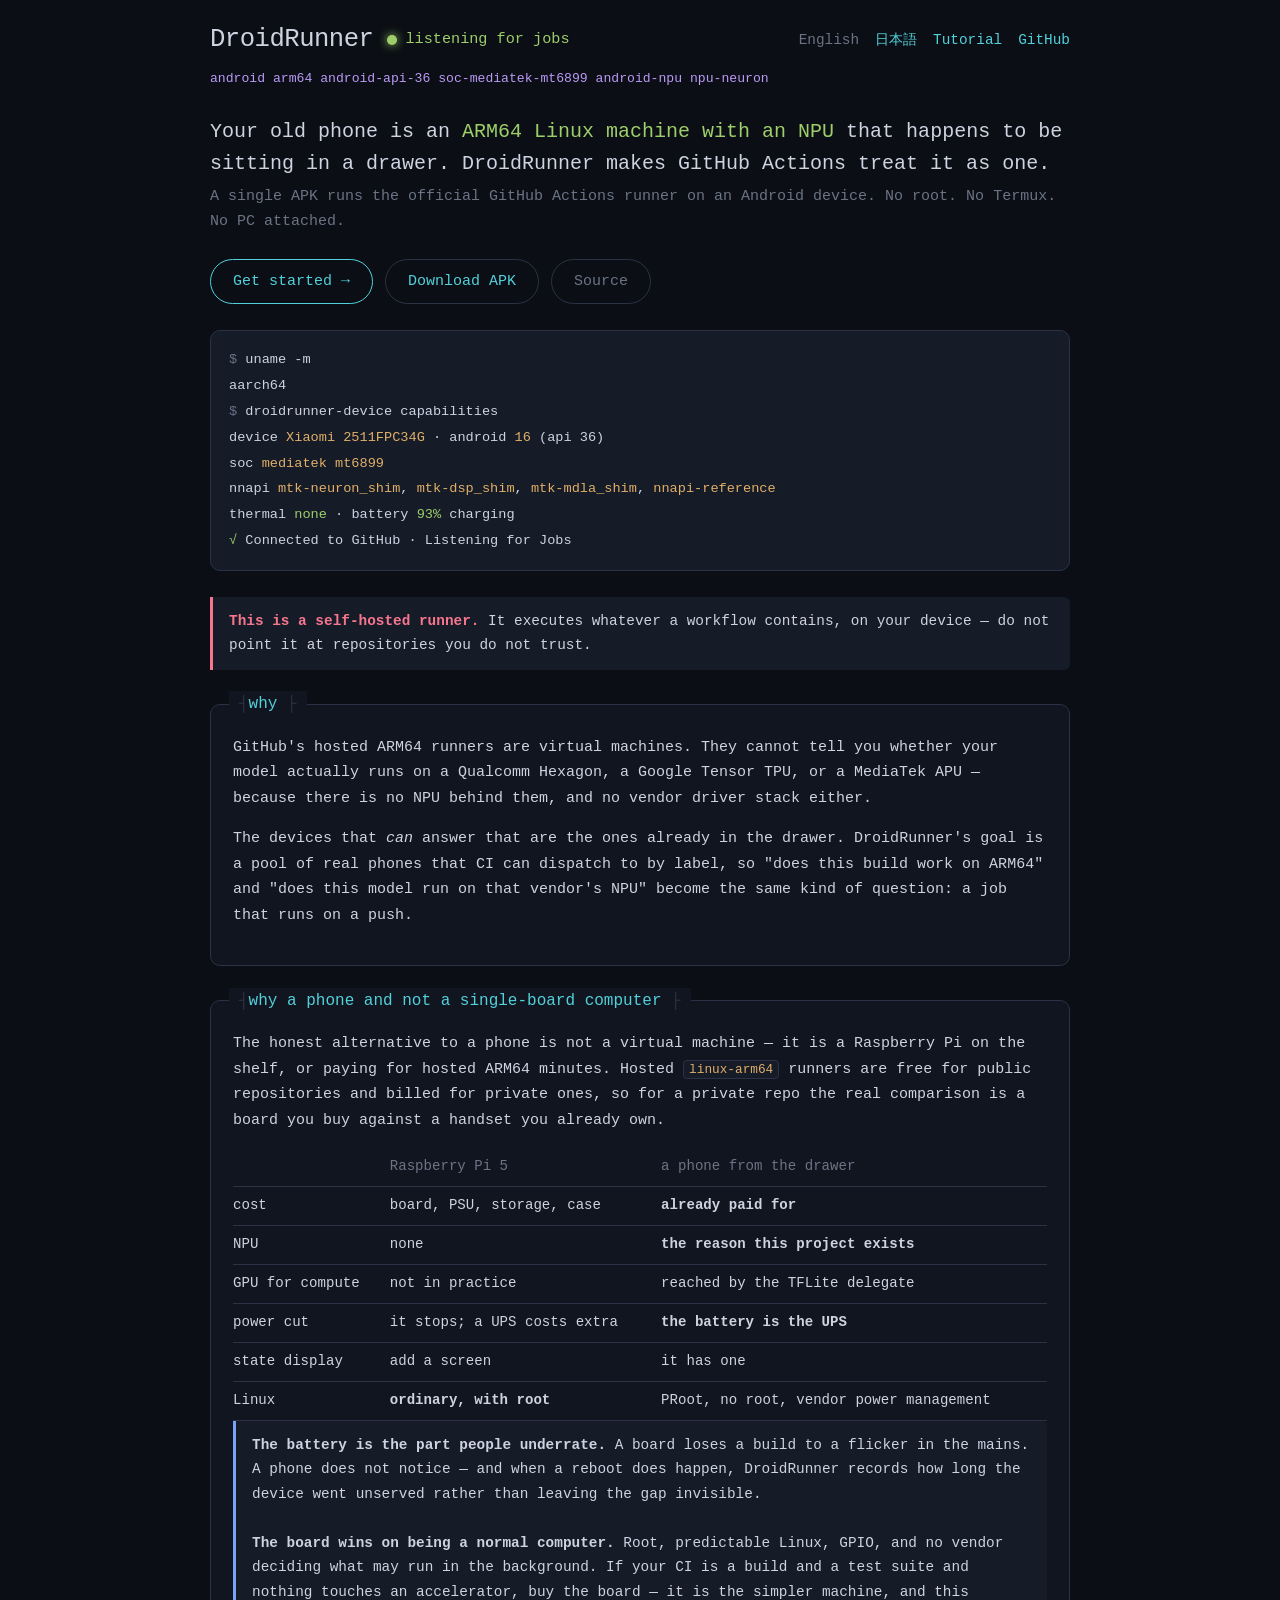
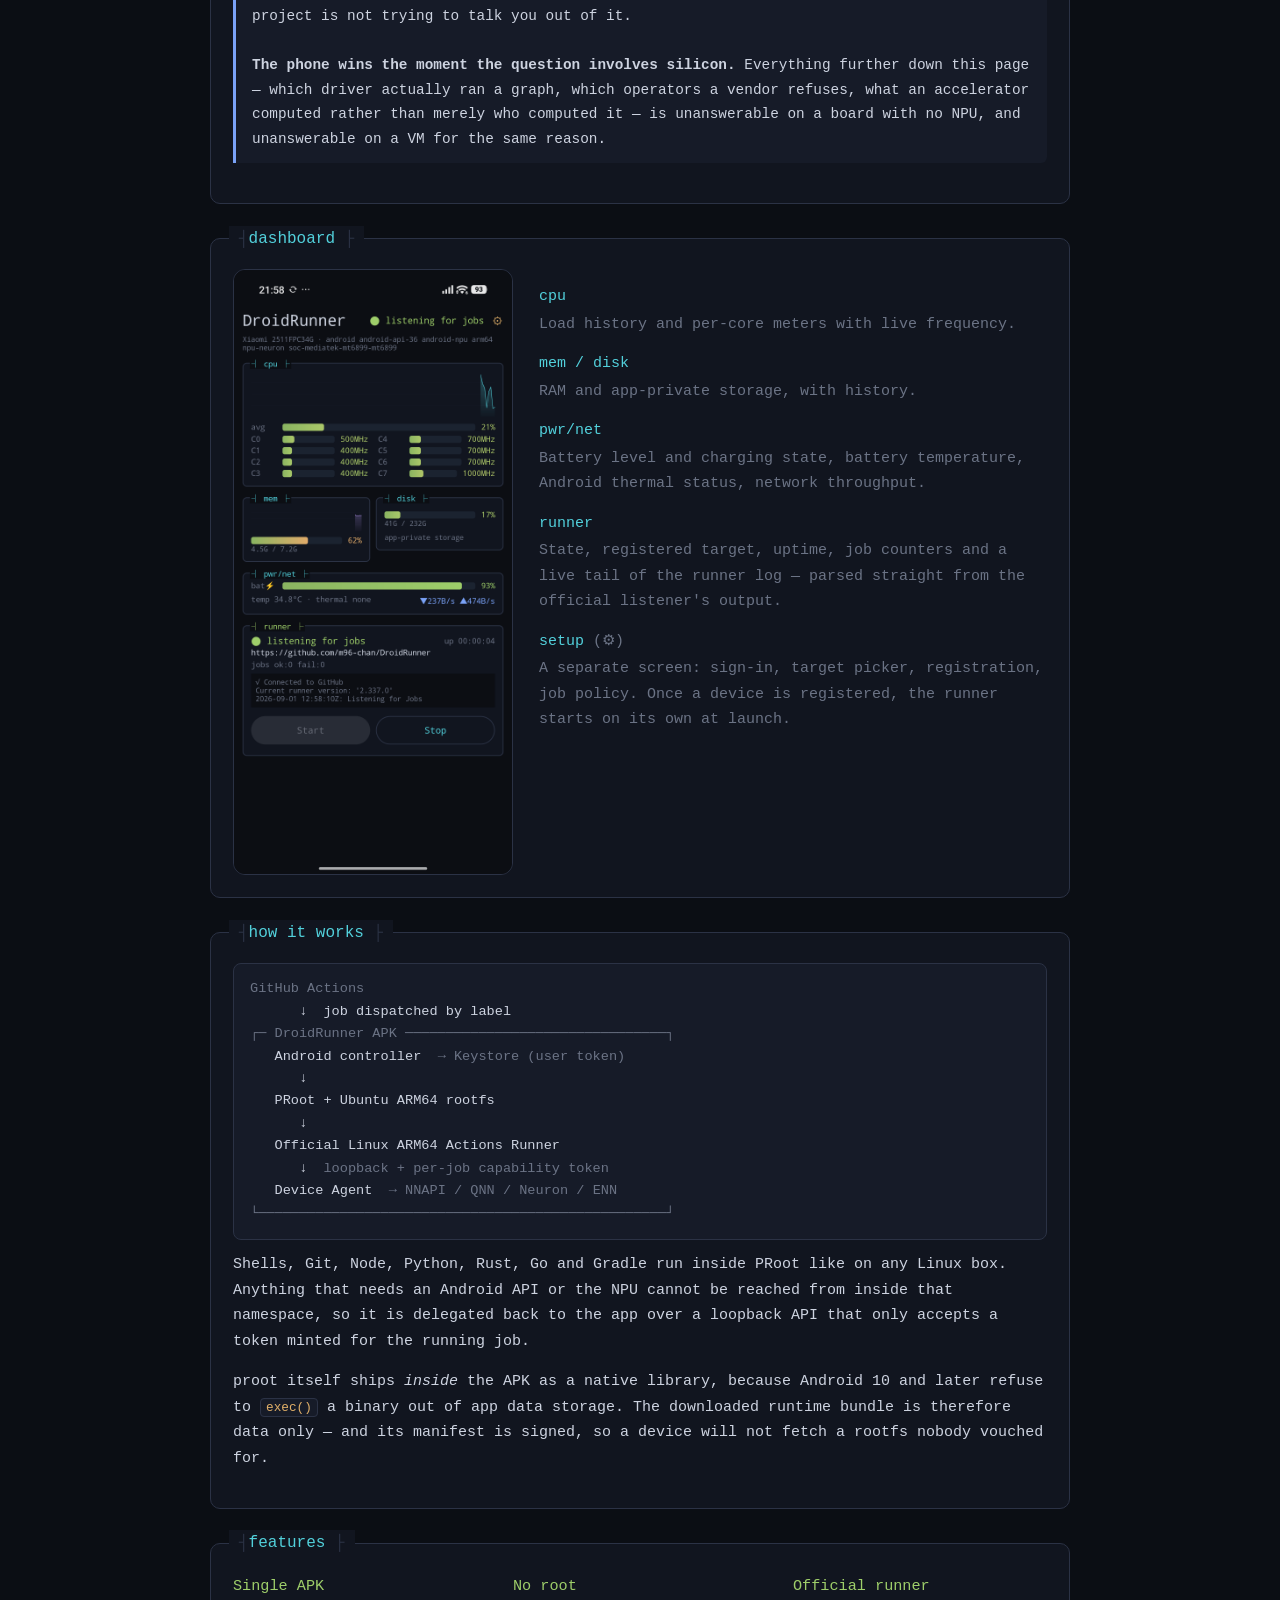
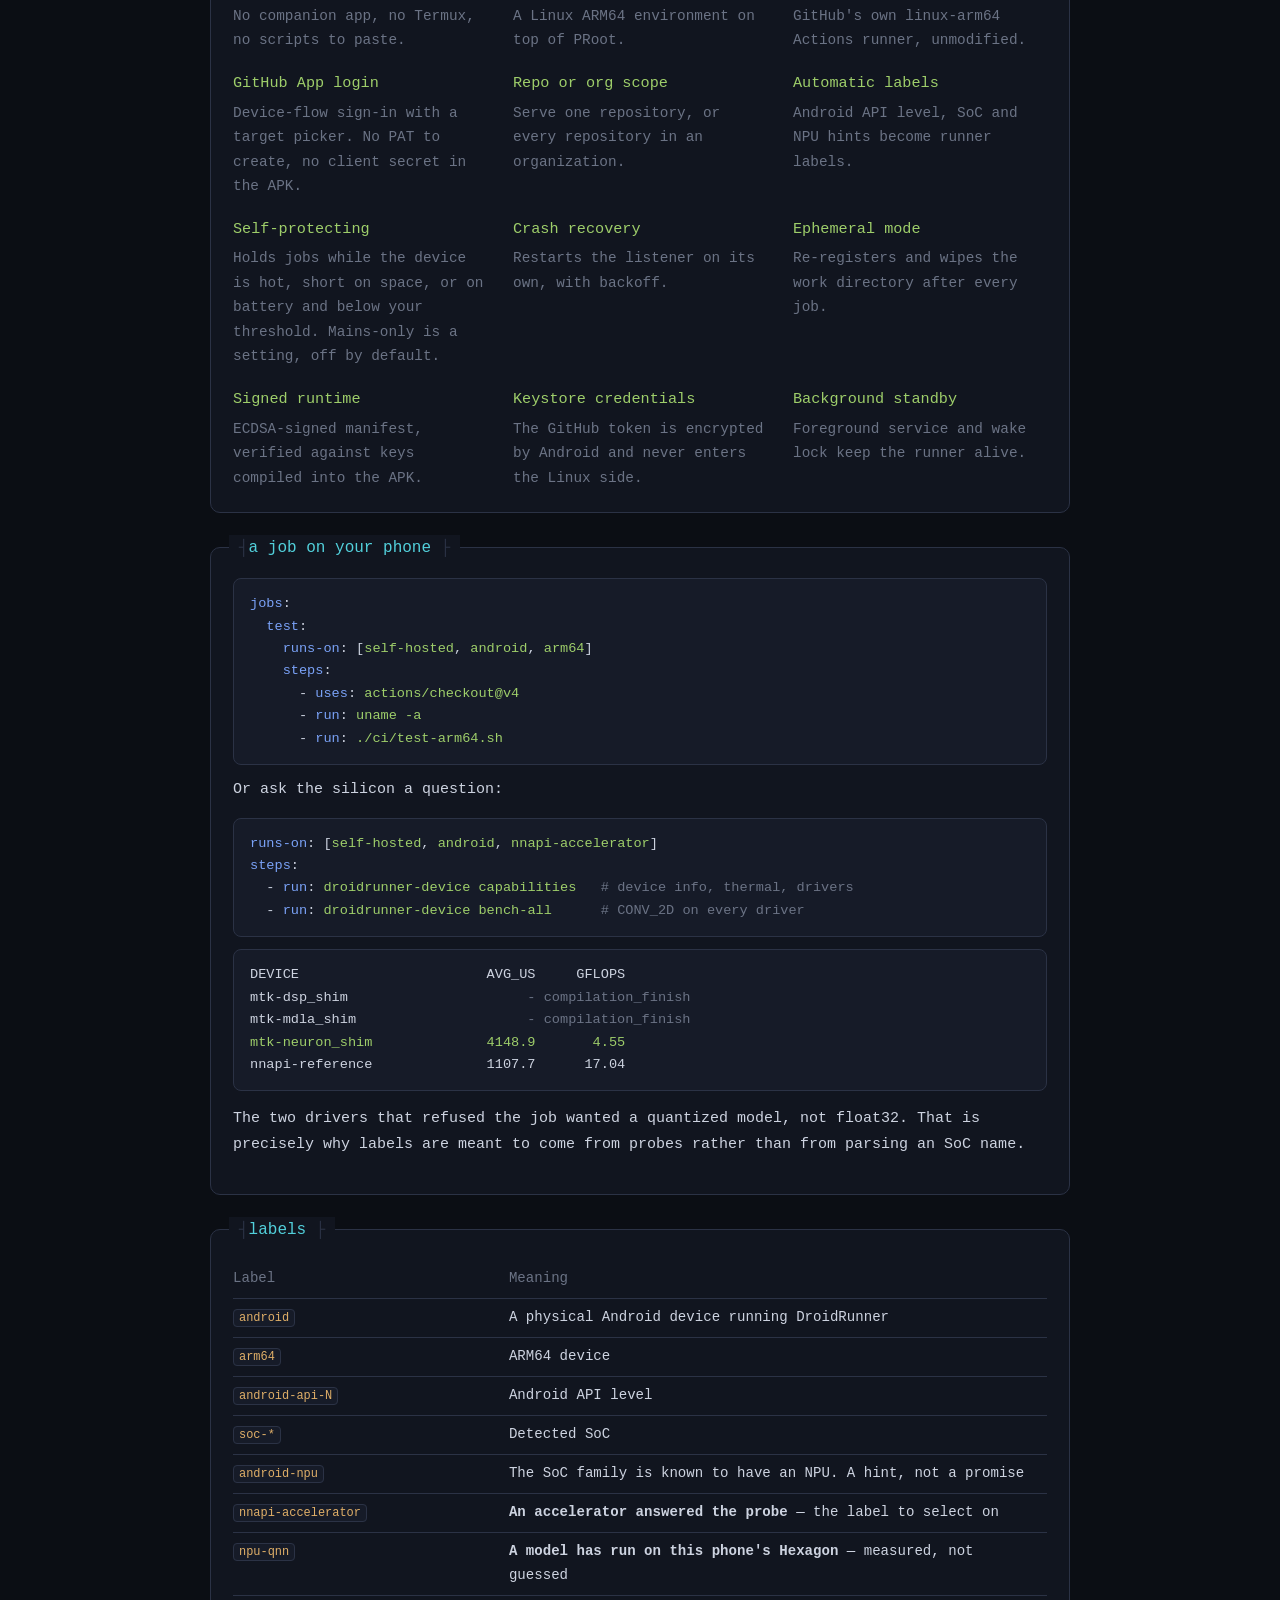
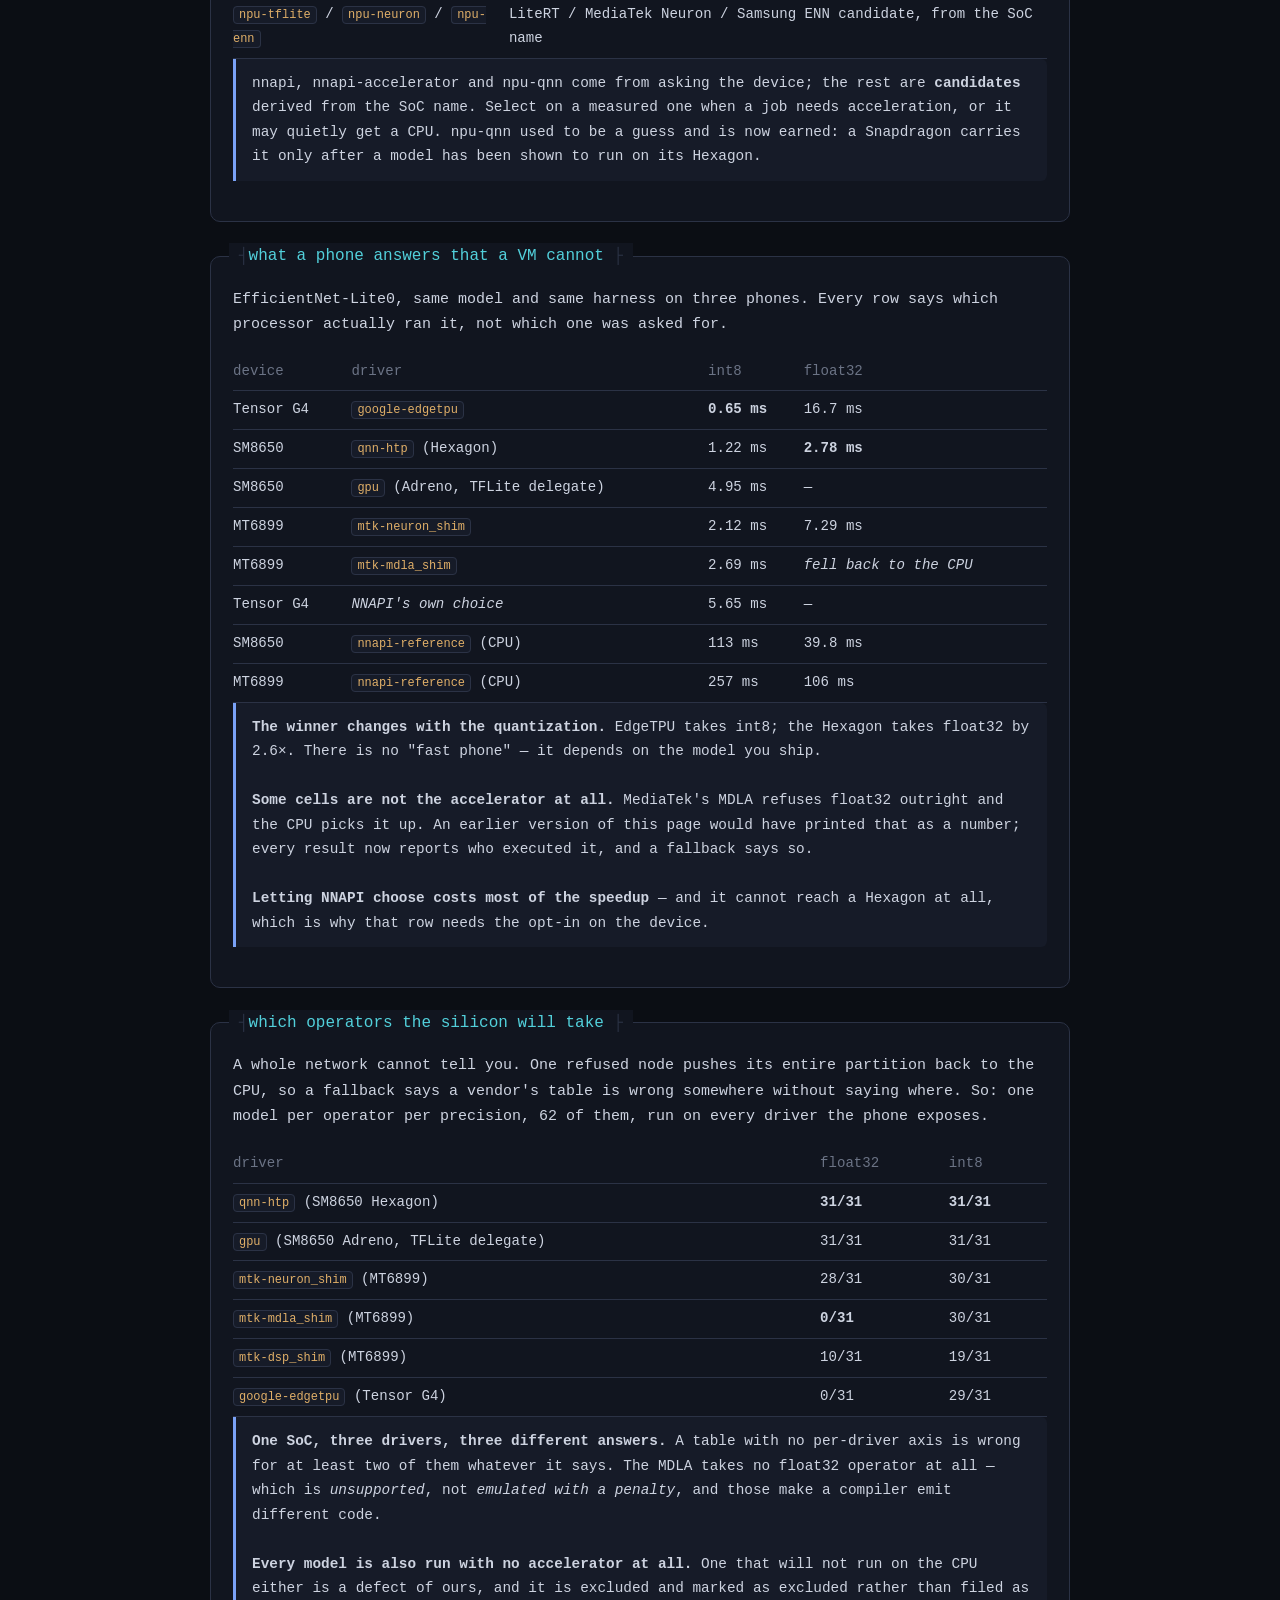
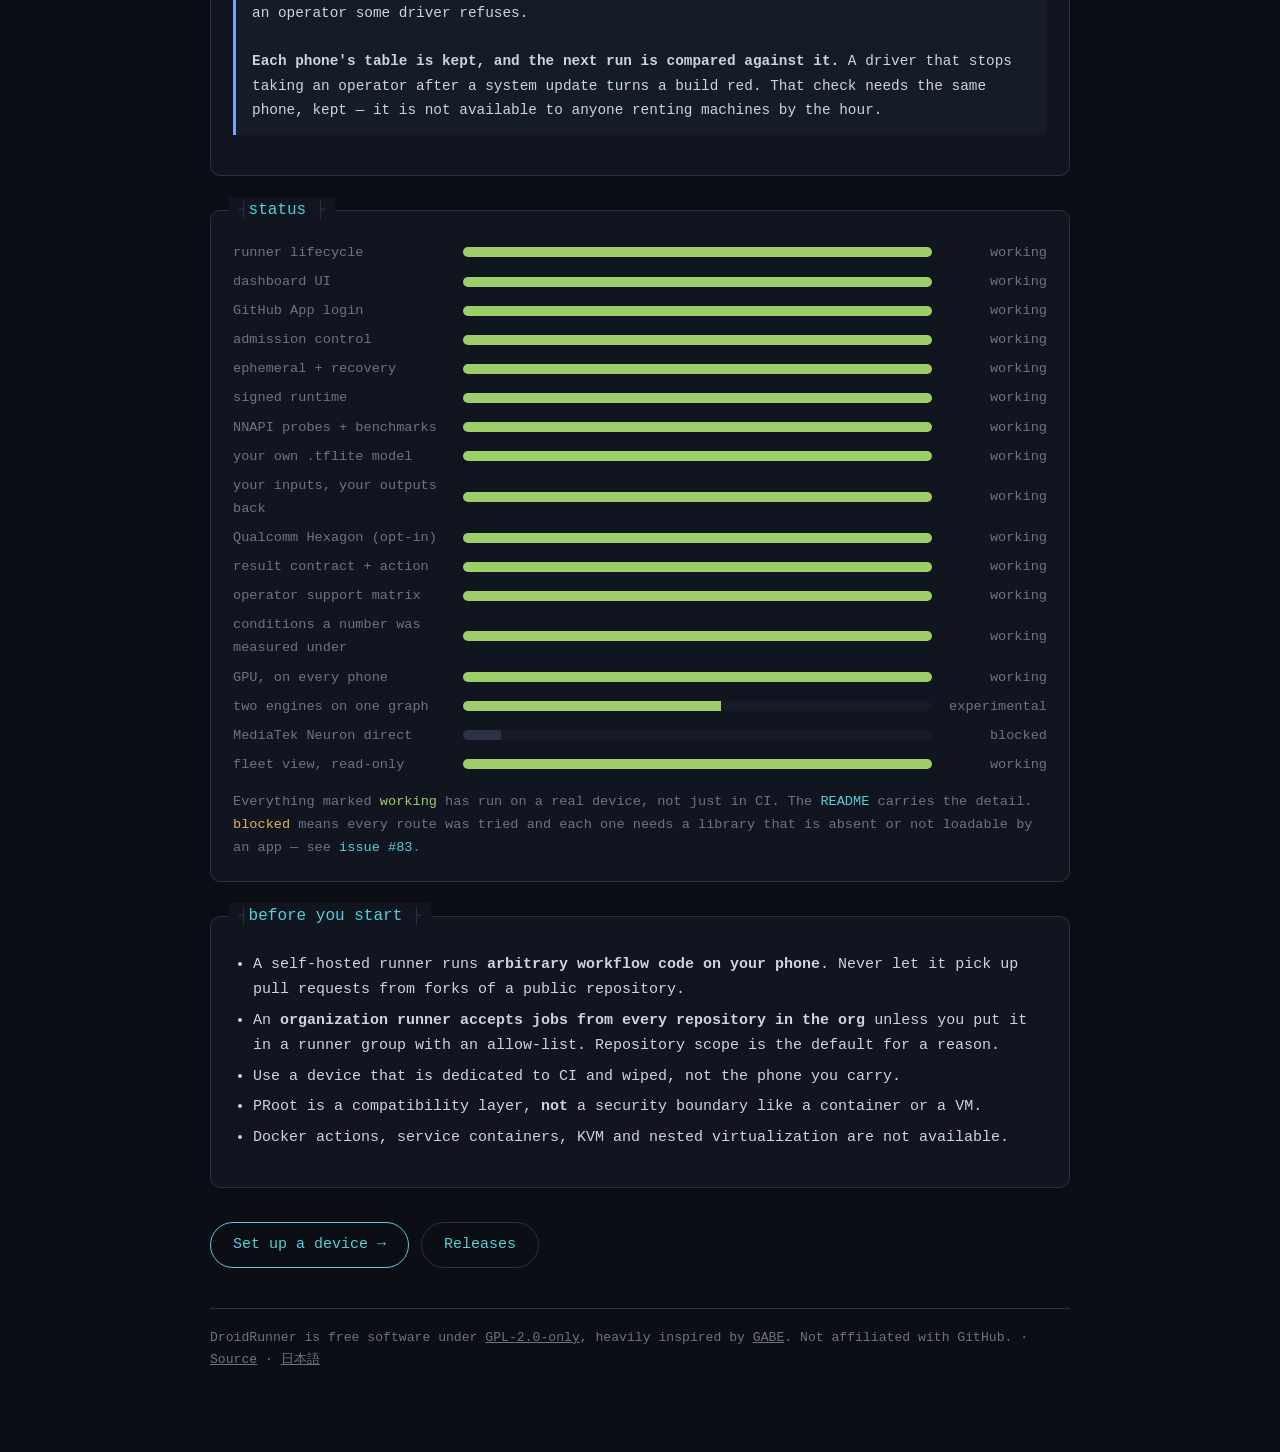
<file: site/index.html>
<!doctype html>
<html lang="en">
<head>
<meta charset="utf-8">
<meta name="viewport" content="width=device-width, initial-scale=1">
<title>DroidRunner — GitHub Actions runners on real Android hardware</title>
<meta name="description" content="DroidRunner turns a spare Android phone into a GitHub Actions self-hosted runner. No root, no Termux, no PC attached.">
<meta property="og:title" content="DroidRunner">
<meta property="og:description" content="Turn your sleeping Android devices into real-hardware GitHub Actions runners. No root, no Termux, no PC attached.">
<meta property="og:type" content="website">
<meta property="og:image" content="https://droidrunner.m96-chan.dev/assets/dashboard.png">
<meta name="theme-color" content="#0b0e14">
<link rel="canonical" href="https://droidrunner.m96-chan.dev/">
<link rel="icon" href="assets/favicon-32.png" sizes="32x32">
<link rel="icon" href="assets/icon-192.png" sizes="192x192">
<link rel="apple-touch-icon" href="assets/apple-touch-icon.png">
<link rel="stylesheet" href="assets/style.css">
</head>
<body>
<div class="wrap">

<header class="topbar">
  <div class="brand">DroidRunner</div>
  <div class="status"><span class="dot"></span>listening for jobs</div>
  <div class="spacer"></div>
  <nav class="navlinks">
    <span class="here">English</span>
    <a href="ja/">日本語</a>
    <a href="tutorial.html">Tutorial</a>
    <a href="https://github.com/m96-chan/DroidRunner">GitHub</a>
  </nav>
</header>
<p class="labels">
  <span>android</span> <span>arm64</span> <span>android-api-36</span>
  <span>soc-mediatek-mt6899</span> <span>android-npu</span> <span>npu-neuron</span>
</p>

<p class="tagline">
  Your old phone is an <b>ARM64 Linux machine with an NPU</b> that happens to be
  sitting in a drawer. DroidRunner makes GitHub Actions treat it as one.
</p>
<p class="sub">
  A single APK runs the official GitHub Actions runner on an Android device.
  No root. No Termux. No PC attached.
</p>

<div class="cta">
  <a class="btn primary" href="tutorial.html">Get started &rarr;</a>
  <a class="btn" href="https://github.com/m96-chan/DroidRunner/releases/latest">Download APK</a>
  <a class="btn ghost" href="https://github.com/m96-chan/DroidRunner">Source</a>
</div>

<div class="bootlog">
<span class="t">$</span> uname -m<br>
aarch64<br>
<span class="t">$</span> droidrunner-device capabilities<br>
device   <span class="v">Xiaomi 2511FPC34G</span> &middot; android <span class="v">16</span> (api 36)<br>
soc      <span class="v">mediatek mt6899</span><br>
nnapi    <span class="v">mtk-neuron_shim</span>, <span class="v">mtk-dsp_shim</span>, <span class="v">mtk-mdla_shim</span>, <span class="v">nnapi-reference</span><br>
thermal  <span class="ok">none</span> &middot; battery <span class="ok">93%</span> charging<br>
<span class="ok">&radic;</span> Connected to GitHub &middot; Listening for Jobs
</div>

<div class="note danger">
  <b>This is a self-hosted runner.</b> It executes whatever a workflow contains, on
  your device — do not point it at repositories you do not trust.
</div>

<section class="panel">
  <h2>why</h2>
  <p>
    GitHub's hosted ARM64 runners are virtual machines. They cannot tell you whether
    your model actually runs on a Qualcomm Hexagon, a Google Tensor TPU, or a MediaTek
    APU — because there is no NPU behind them, and no vendor driver stack either.
  </p>
  <p>
    The devices that <em>can</em> answer that are the ones already in the drawer.
    DroidRunner's goal is a pool of real phones that CI can dispatch to by label, so
    "does this build work on ARM64" and "does this model run on that vendor's NPU"
    become the same kind of question: a job that runs on a push.
  </p>
</section>

<section class="panel">
  <h2>why a phone and not a single-board computer</h2>
  <p>
    The honest alternative to a phone is not a virtual machine &mdash; it is a Raspberry
    Pi on the shelf, or paying for hosted ARM64 minutes. Hosted <code>linux-arm64</code>
    runners are free for public repositories and billed for private ones, so for a
    private repo the real comparison is a board you buy against a handset you already
    own.
  </p>
  <table>
    <tr><th></th><th>Raspberry Pi 5</th><th>a phone from the drawer</th></tr>
    <tr><td>cost</td><td>board, PSU, storage, case</td><td><b>already paid for</b></td></tr>
    <tr><td>NPU</td><td>none</td><td><b>the reason this project exists</b></td></tr>
    <tr><td>GPU for compute</td><td>not in practice</td><td>reached by the TFLite delegate</td></tr>
    <tr><td>power cut</td><td>it stops; a UPS costs extra</td><td><b>the battery is the UPS</b></td></tr>
    <tr><td>state display</td><td>add a screen</td><td>it has one</td></tr>
    <tr><td>Linux</td><td><b>ordinary, with root</b></td><td>PRoot, no root, vendor power management</td></tr>
  </table>
  <div class="note">
    <b>The battery is the part people underrate.</b> A board loses a build to a flicker
    in the mains. A phone does not notice &mdash; and when a reboot does happen,
    DroidRunner records how long the device went unserved rather than leaving the gap
    invisible.<br><br>
    <b>The board wins on being a normal computer.</b> Root, predictable Linux, GPIO, and
    no vendor deciding what may run in the background. If your CI is a build and a test
    suite and nothing touches an accelerator, buy the board &mdash; it is the simpler
    machine, and this project is not trying to talk you out of it.<br><br>
    <b>The phone wins the moment the question involves silicon.</b> Everything further
    down this page &mdash; which driver actually ran a graph, which operators a vendor
    refuses, what an accelerator computed rather than merely who computed it &mdash; is
    unanswerable on a board with no NPU, and unanswerable on a VM for the same reason.
  </div>
</section>

<section class="panel">
  <h2>dashboard</h2>
  <div class="shot">
    <img src="assets/dashboard.png" alt="DroidRunner's btop-style dashboard showing CPU, memory, disk, power and runner panels">
    <dl class="legend">
      <dt>cpu</dt>
      <dd>Load history and per-core meters with live frequency.</dd>
      <dt>mem / disk</dt>
      <dd>RAM and app-private storage, with history.</dd>
      <dt>pwr/net</dt>
      <dd>Battery level and charging state, battery temperature, Android thermal
          status, network throughput.</dd>
      <dt>runner</dt>
      <dd>State, registered target, uptime, job counters and a live tail of the
          runner log — parsed straight from the official listener's output.</dd>
      <dt>setup <span style="color:var(--dim)">(&#9881;)</span></dt>
      <dd>A separate screen: sign-in, target picker, registration, job policy.
          Once a device is registered, the runner starts on its own at launch.</dd>
    </dl>
  </div>
</section>

<section class="panel">
  <h2>how it works</h2>
  <pre><span class="c">GitHub Actions</span>
      &darr;  job dispatched by label
<span class="c">┌─ DroidRunner APK ────────────────────────────────┐</span>
   Android controller  <span class="c">→ Keystore (user token)</span>
      &darr;
   PRoot + Ubuntu ARM64 rootfs
      &darr;
   Official Linux ARM64 Actions Runner
      &darr;  <span class="c">loopback + per-job capability token</span>
   Device Agent  <span class="c">→ NNAPI / QNN / Neuron / ENN</span>
<span class="c">└──────────────────────────────────────────────────┘</span></pre>
  <p>
    Shells, Git, Node, Python, Rust, Go and Gradle run inside PRoot like on any Linux
    box. Anything that needs an Android API or the NPU cannot be reached from inside
    that namespace, so it is delegated back to the app over a loopback API that only
    accepts a token minted for the running job.
  </p>
  <p>
    proot itself ships <em>inside</em> the APK as a native library, because Android 10
    and later refuse to <code>exec()</code> a binary out of app data storage. The
    downloaded runtime bundle is therefore data only — and its manifest is signed,
    so a device will not fetch a rootfs nobody vouched for.
  </p>
</section>

<section class="panel">
  <h2>features</h2>
  <div class="grid">
    <div><h4>Single APK</h4><p>No companion app, no Termux, no scripts to paste.</p></div>
    <div><h4>No root</h4><p>A Linux ARM64 environment on top of PRoot.</p></div>
    <div><h4>Official runner</h4><p>GitHub's own linux-arm64 Actions runner, unmodified.</p></div>
    <div><h4>GitHub App login</h4><p>Device-flow sign-in with a target picker. No PAT to create, no client secret in the APK.</p></div>
    <div><h4>Repo or org scope</h4><p>Serve one repository, or every repository in an organization.</p></div>
    <div><h4>Automatic labels</h4><p>Android API level, SoC and NPU hints become runner labels.</p></div>
    <div><h4>Self-protecting</h4><p>Holds jobs while the device is hot, short on space, or on battery and below your threshold. Mains-only is a setting, off by default.</p></div>
    <div><h4>Crash recovery</h4><p>Restarts the listener on its own, with backoff.</p></div>
    <div><h4>Ephemeral mode</h4><p>Re-registers and wipes the work directory after every job.</p></div>
    <div><h4>Signed runtime</h4><p>ECDSA-signed manifest, verified against keys compiled into the APK.</p></div>
    <div><h4>Keystore credentials</h4><p>The GitHub token is encrypted by Android and never enters the Linux side.</p></div>
    <div><h4>Background standby</h4><p>Foreground service and wake lock keep the runner alive.</p></div>
  </div>
</section>

<section class="panel">
  <h2>a job on your phone</h2>
  <pre><span class="k">jobs</span>:
  <span class="k">test</span>:
    <span class="k">runs-on</span>: [<span class="s">self-hosted</span>, <span class="s">android</span>, <span class="s">arm64</span>]
    <span class="k">steps</span>:
      - <span class="k">uses</span>: <span class="s">actions/checkout@v4</span>
      - <span class="k">run</span>: <span class="s">uname -a</span>
      - <span class="k">run</span>: <span class="s">./ci/test-arm64.sh</span></pre>
  <p>Or ask the silicon a question:</p>
  <pre><span class="k">runs-on</span>: [<span class="s">self-hosted</span>, <span class="s">android</span>, <span class="s">nnapi-accelerator</span>]
<span class="k">steps</span>:
  - <span class="k">run</span>: <span class="s">droidrunner-device capabilities</span>   <span class="c"># device info, thermal, drivers</span>
  - <span class="k">run</span>: <span class="s">droidrunner-device bench-all</span>      <span class="c"># CONV_2D on every driver</span></pre>
  <pre>DEVICE                       AVG_US     GFLOPS
mtk-dsp_shim                      <span class="c">- compilation_finish</span>
mtk-mdla_shim                     <span class="c">- compilation_finish</span>
<span class="s">mtk-neuron_shim              4148.9       4.55</span>
nnapi-reference              1107.7      17.04</pre>
  <p>
    The two drivers that refused the job wanted a quantized model, not float32.
    That is precisely why labels are meant to come from probes rather than from
    parsing an SoC name.
  </p>
</section>

<section class="panel">
  <h2>labels</h2>
  <div class="scroll">
  <table>
    <tr><th>Label</th><th>Meaning</th></tr>
    <tr><td><code>android</code></td><td>A physical Android device running DroidRunner</td></tr>
    <tr><td><code>arm64</code></td><td>ARM64 device</td></tr>
    <tr><td><code>android-api-N</code></td><td>Android API level</td></tr>
    <tr><td><code>soc-*</code></td><td>Detected SoC</td></tr>
    <tr><td><code>android-npu</code></td><td>The SoC family is known to have an NPU. A hint, not a promise</td></tr>
    <tr><td><code>nnapi-accelerator</code></td>
        <td><b>An accelerator answered the probe</b> &mdash; the label to select on</td></tr>
    <tr><td><code>npu-qnn</code></td>
        <td><b>A model has run on this phone's Hexagon</b> &mdash; measured, not guessed</td></tr>
    <tr><td><code>npu-tflite</code> / <code>npu-neuron</code> / <code>npu-enn</code></td>
        <td>LiteRT / MediaTek Neuron / Samsung ENN candidate, from the SoC name</td></tr>
  </table>
  </div>
  <div class="note">
    <code>nnapi</code>, <code>nnapi-accelerator</code> and <code>npu-qnn</code> come
    from asking the device; the rest are <b>candidates</b> derived from the SoC name.
    Select on a measured one when a job needs acceleration, or it may quietly get a
    CPU. <code>npu-qnn</code> used to be a guess and is now earned: a Snapdragon
    carries it only after a model has been shown to run on its Hexagon.
  </div>
</section>


<section class="panel">
  <h2>what a phone answers that a VM cannot</h2>
  <p>
    EfficientNet-Lite0, same model and same harness on three phones. Every row says
    which processor actually ran it, not which one was asked for.
  </p>
  <table>
    <tr><th>device</th><th>driver</th><th>int8</th><th>float32</th></tr>
    <tr><td>Tensor G4</td><td><code>google-edgetpu</code></td><td><b>0.65 ms</b></td><td>16.7 ms</td></tr>
    <tr><td>SM8650</td><td><code>qnn-htp</code> (Hexagon)</td><td>1.22 ms</td><td><b>2.78 ms</b></td></tr>
    <tr><td>SM8650</td><td><code>gpu</code> (Adreno, TFLite delegate)</td><td>4.95 ms</td><td>&mdash;</td></tr>
    <tr><td>MT6899</td><td><code>mtk-neuron_shim</code></td><td>2.12 ms</td><td>7.29 ms</td></tr>
    <tr><td>MT6899</td><td><code>mtk-mdla_shim</code></td><td>2.69 ms</td><td><i>fell back to the CPU</i></td></tr>
    <tr><td>Tensor G4</td><td><i>NNAPI's own choice</i></td><td>5.65 ms</td><td>&mdash;</td></tr>
    <tr><td>SM8650</td><td><code>nnapi-reference</code> (CPU)</td><td>113 ms</td><td>39.8 ms</td></tr>
    <tr><td>MT6899</td><td><code>nnapi-reference</code> (CPU)</td><td>257 ms</td><td>106 ms</td></tr>
  </table>
  <div class="note">
    <b>The winner changes with the quantization.</b> EdgeTPU takes int8; the Hexagon
    takes float32 by 2.6&times;. There is no "fast phone" &mdash; it depends on the
    model you ship.<br><br>
    <b>Some cells are not the accelerator at all.</b> MediaTek's MDLA refuses float32
    outright and the CPU picks it up. An earlier version of this page would have
    printed that as a number; every result now reports who executed it, and a
    fallback says so.<br><br>
    <b>Letting NNAPI choose costs most of the speedup</b> &mdash; and it cannot reach a
    Hexagon at all, which is why that row needs the opt-in on the device.
  </div>
</section>

<section class="panel">
  <h2>which operators the silicon will take</h2>
  <p>
    A whole network cannot tell you. One refused node pushes its entire partition back
    to the CPU, so a fallback says a vendor's table is wrong somewhere without saying
    where. So: one model per operator per precision, 62 of them, run on every driver
    the phone exposes.
  </p>
  <table>
    <tr><th>driver</th><th>float32</th><th>int8</th></tr>
    <tr><td><code>qnn-htp</code> (SM8650 Hexagon)</td><td><b>31/31</b></td><td><b>31/31</b></td></tr>
    <tr><td><code>gpu</code> (SM8650 Adreno, TFLite delegate)</td><td>31/31</td><td>31/31</td></tr>
    <tr><td><code>mtk-neuron_shim</code> (MT6899)</td><td>28/31</td><td>30/31</td></tr>
    <tr><td><code>mtk-mdla_shim</code> (MT6899)</td><td><b>0/31</b></td><td>30/31</td></tr>
    <tr><td><code>mtk-dsp_shim</code> (MT6899)</td><td>10/31</td><td>19/31</td></tr>
    <tr><td><code>google-edgetpu</code> (Tensor G4)</td><td>0/31</td><td>29/31</td></tr>
  </table>
  <div class="note">
    <b>One SoC, three drivers, three different answers.</b> A table with no per-driver
    axis is wrong for at least two of them whatever it says. The MDLA takes no float32
    operator at all &mdash; which is <i>unsupported</i>, not <i>emulated with a
    penalty</i>, and those make a compiler emit different code.<br><br>
    <b>Every model is also run with no accelerator at all.</b> One that will not run on
    the CPU either is a defect of ours, and it is excluded and marked as excluded
    rather than filed as an operator some driver refuses.<br><br>
    <b>Each phone's table is kept, and the next run is compared against it.</b> A
    driver that stops taking an operator after a system update turns a build red. That
    check needs the same phone, kept &mdash; it is not available to anyone renting
    machines by the hour.
  </div>
</section>

<section class="panel">
  <h2>status</h2>
  <div class="meter"><span class="name">runner lifecycle</span><span class="bar"><i style="width:100%"></i></span><span class="val">working</span></div>
  <div class="meter"><span class="name">dashboard UI</span><span class="bar"><i style="width:100%"></i></span><span class="val">working</span></div>
  <div class="meter"><span class="name">GitHub App login</span><span class="bar"><i style="width:100%"></i></span><span class="val">working</span></div>
  <div class="meter"><span class="name">admission control</span><span class="bar"><i style="width:100%"></i></span><span class="val">working</span></div>
  <div class="meter"><span class="name">ephemeral + recovery</span><span class="bar"><i style="width:100%"></i></span><span class="val">working</span></div>
  <div class="meter"><span class="name">signed runtime</span><span class="bar"><i style="width:100%"></i></span><span class="val">working</span></div>
  <div class="meter"><span class="name">NNAPI probes + benchmarks</span><span class="bar"><i style="width:100%"></i></span><span class="val">working</span></div>
  <div class="meter"><span class="name">your own .tflite model</span><span class="bar"><i style="width:100%"></i></span><span class="val">working</span></div>
  <div class="meter"><span class="name">your inputs, your outputs back</span><span class="bar"><i style="width:100%"></i></span><span class="val">working</span></div>
  <div class="meter"><span class="name">Qualcomm Hexagon (opt-in)</span><span class="bar"><i style="width:100%"></i></span><span class="val">working</span></div>
  <div class="meter"><span class="name">result contract + action</span><span class="bar"><i style="width:100%"></i></span><span class="val">working</span></div>
  <div class="meter"><span class="name">operator support matrix</span><span class="bar"><i style="width:100%"></i></span><span class="val">working</span></div>
  <div class="meter"><span class="name">conditions a number was measured under</span><span class="bar"><i style="width:100%"></i></span><span class="val">working</span></div>
  <div class="meter"><span class="name">GPU, on every phone</span><span class="bar"><i style="width:100%"></i></span><span class="val">working</span></div>
  <div class="meter"><span class="name">two engines on one graph</span><span class="bar"><i style="width:55%"></i></span><span class="val">experimental</span></div>
  <div class="meter"><span class="name">MediaTek Neuron direct</span><span class="bar none"><i style="width:8%"></i></span><span class="val">blocked</span></div>
  <div class="meter"><span class="name">fleet view, read-only</span><span class="bar"><i style="width:100%"></i></span><span class="val">working</span></div>
  <p style="color:var(--dim);font-size:.85rem;margin-bottom:0">
    Everything marked <span style="color:var(--green)">working</span> has run on a real
    device, not just in CI. The
    <a href="https://github.com/m96-chan/DroidRunner#readme">README</a>
    carries the detail. <span style="color:var(--yellow)">blocked</span> means every
    route was tried and each one needs a library that is absent or not loadable by an
    app &mdash; see
    <a href="https://github.com/m96-chan/DroidRunner/issues/83">issue #83</a>.
  </p>
</section>

<section class="panel">
  <h2>before you start</h2>
  <ul>
    <li>A self-hosted runner runs <b>arbitrary workflow code on your phone</b>. Never let
        it pick up pull requests from forks of a public repository.</li>
    <li>An <b>organization runner accepts jobs from every repository in the org</b> unless
        you put it in a runner group with an allow-list. Repository scope is the
        default for a reason.</li>
    <li>Use a device that is dedicated to CI and wiped, not the phone you carry.</li>
    <li>PRoot is a compatibility layer, <b>not</b> a security boundary like a container
        or a VM.</li>
    <li>Docker actions, service containers, KVM and nested virtualization are not
        available.</li>
  </ul>
</section>

<div class="cta">
  <a class="btn primary" href="tutorial.html">Set up a device &rarr;</a>
  <a class="btn" href="https://github.com/m96-chan/DroidRunner/releases/latest">Releases</a>
</div>

<footer>
  DroidRunner is free software under
  <a href="https://github.com/m96-chan/DroidRunner/blob/main/LICENSE">GPL-2.0-only</a>,
  heavily inspired by
  <a href="https://github.com/godotengine/android-editor-buildenv-app">GABE</a>.
  Not affiliated with GitHub. &middot;
  <a href="https://github.com/m96-chan/DroidRunner">Source</a> &middot;
  <a href="ja/">日本語</a>
</footer>

</div>
</body>
</html>
</file>
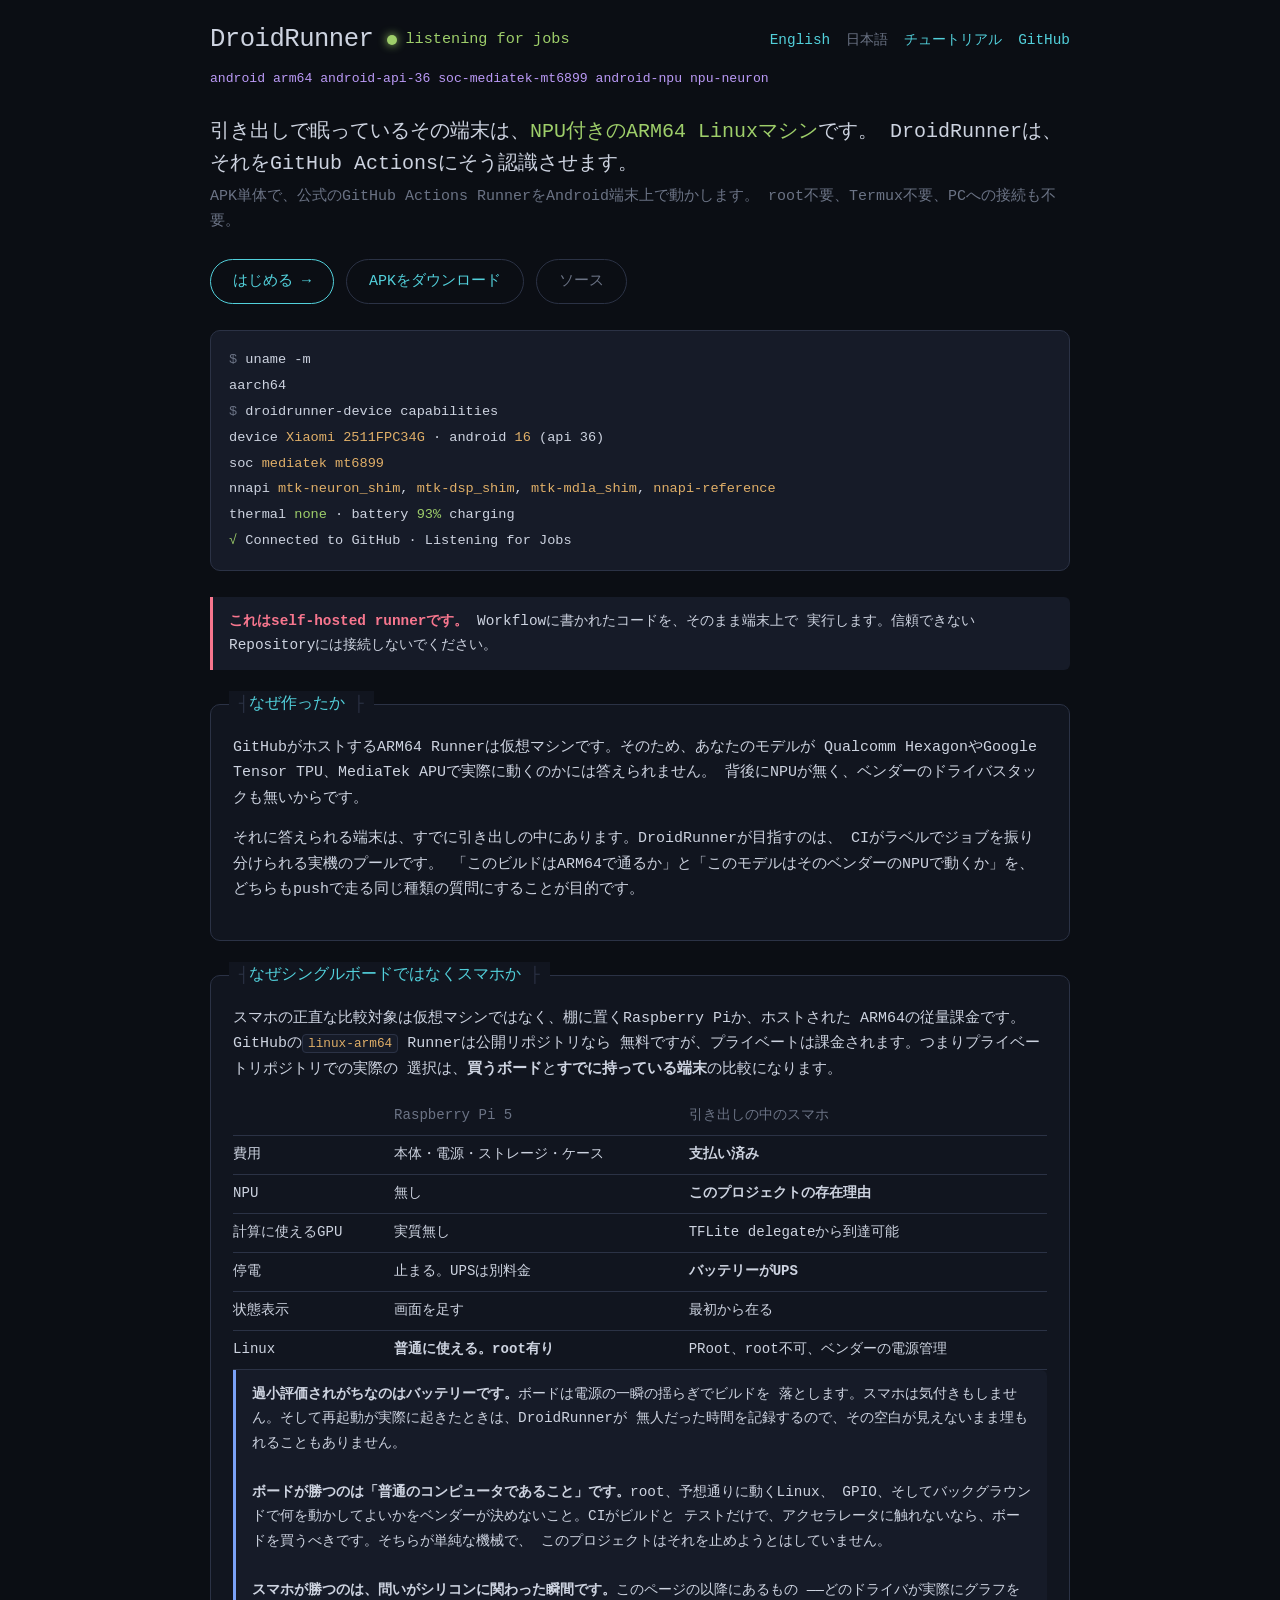
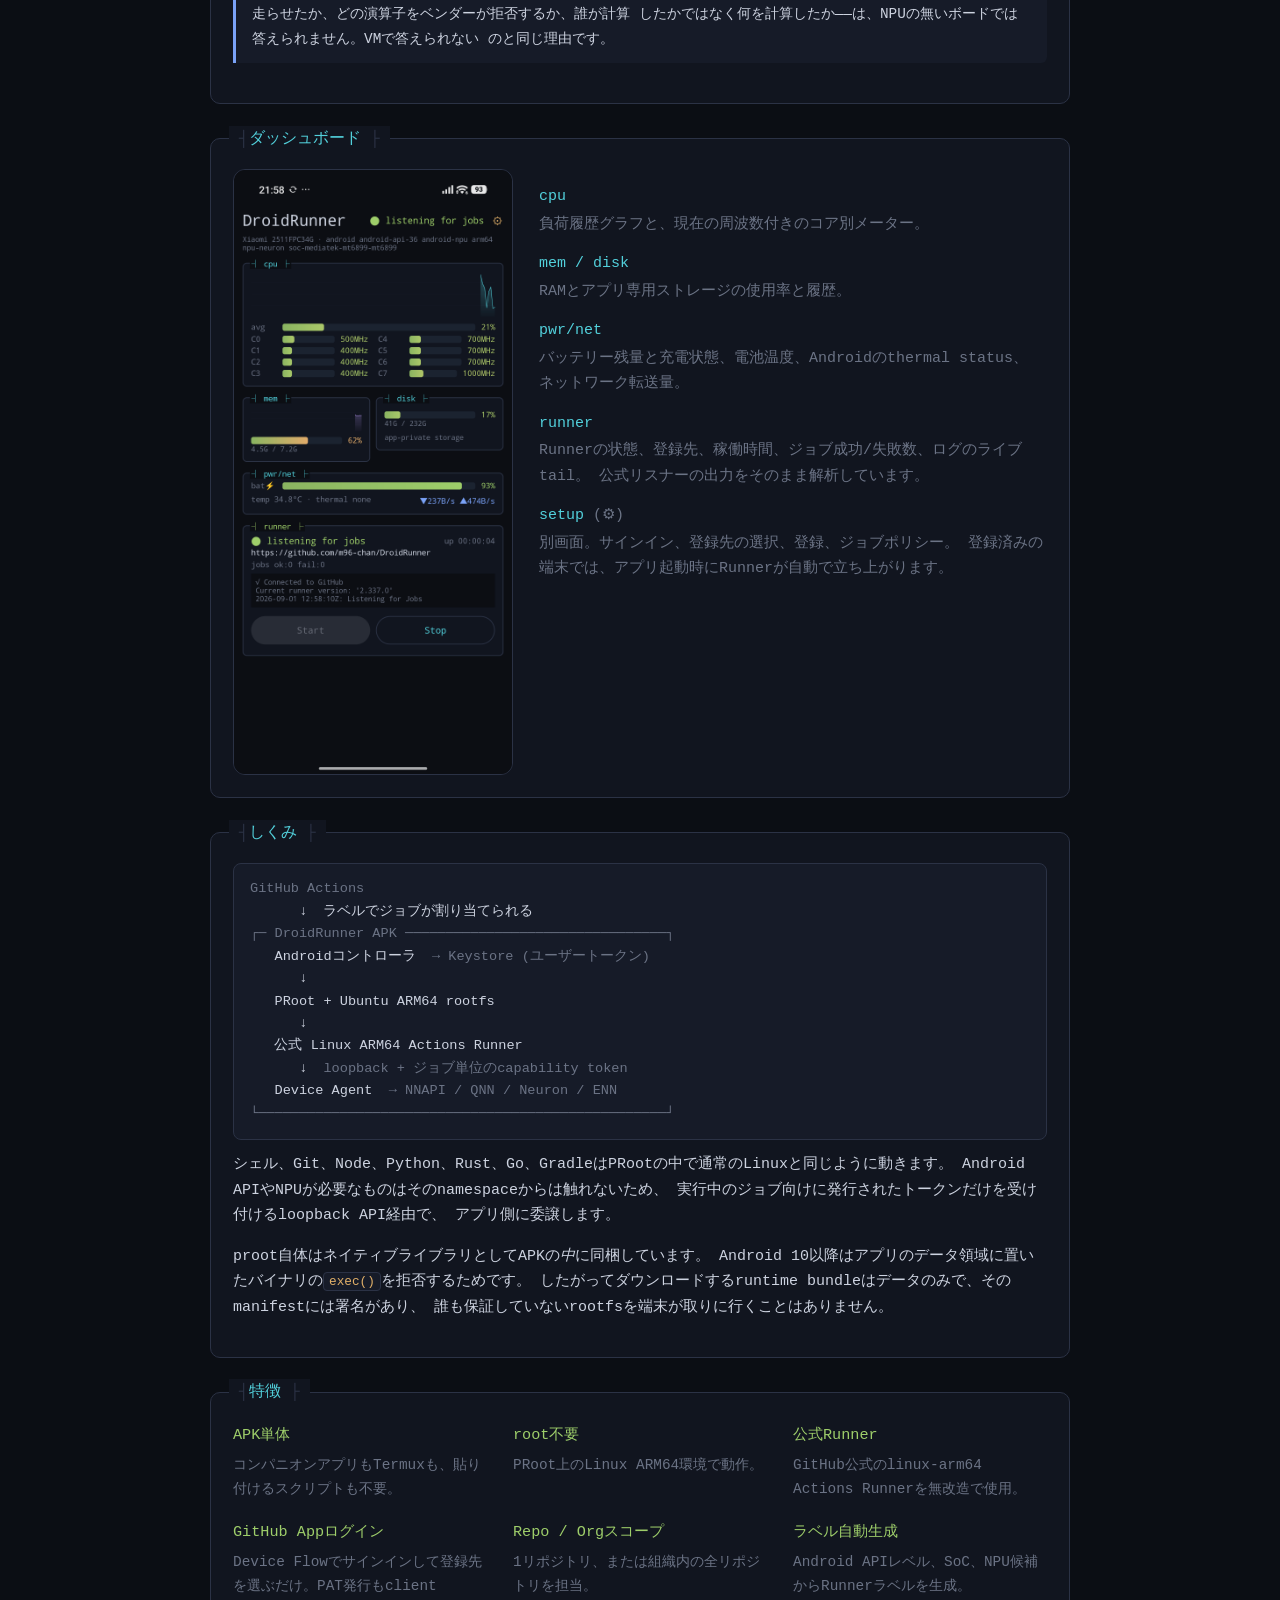
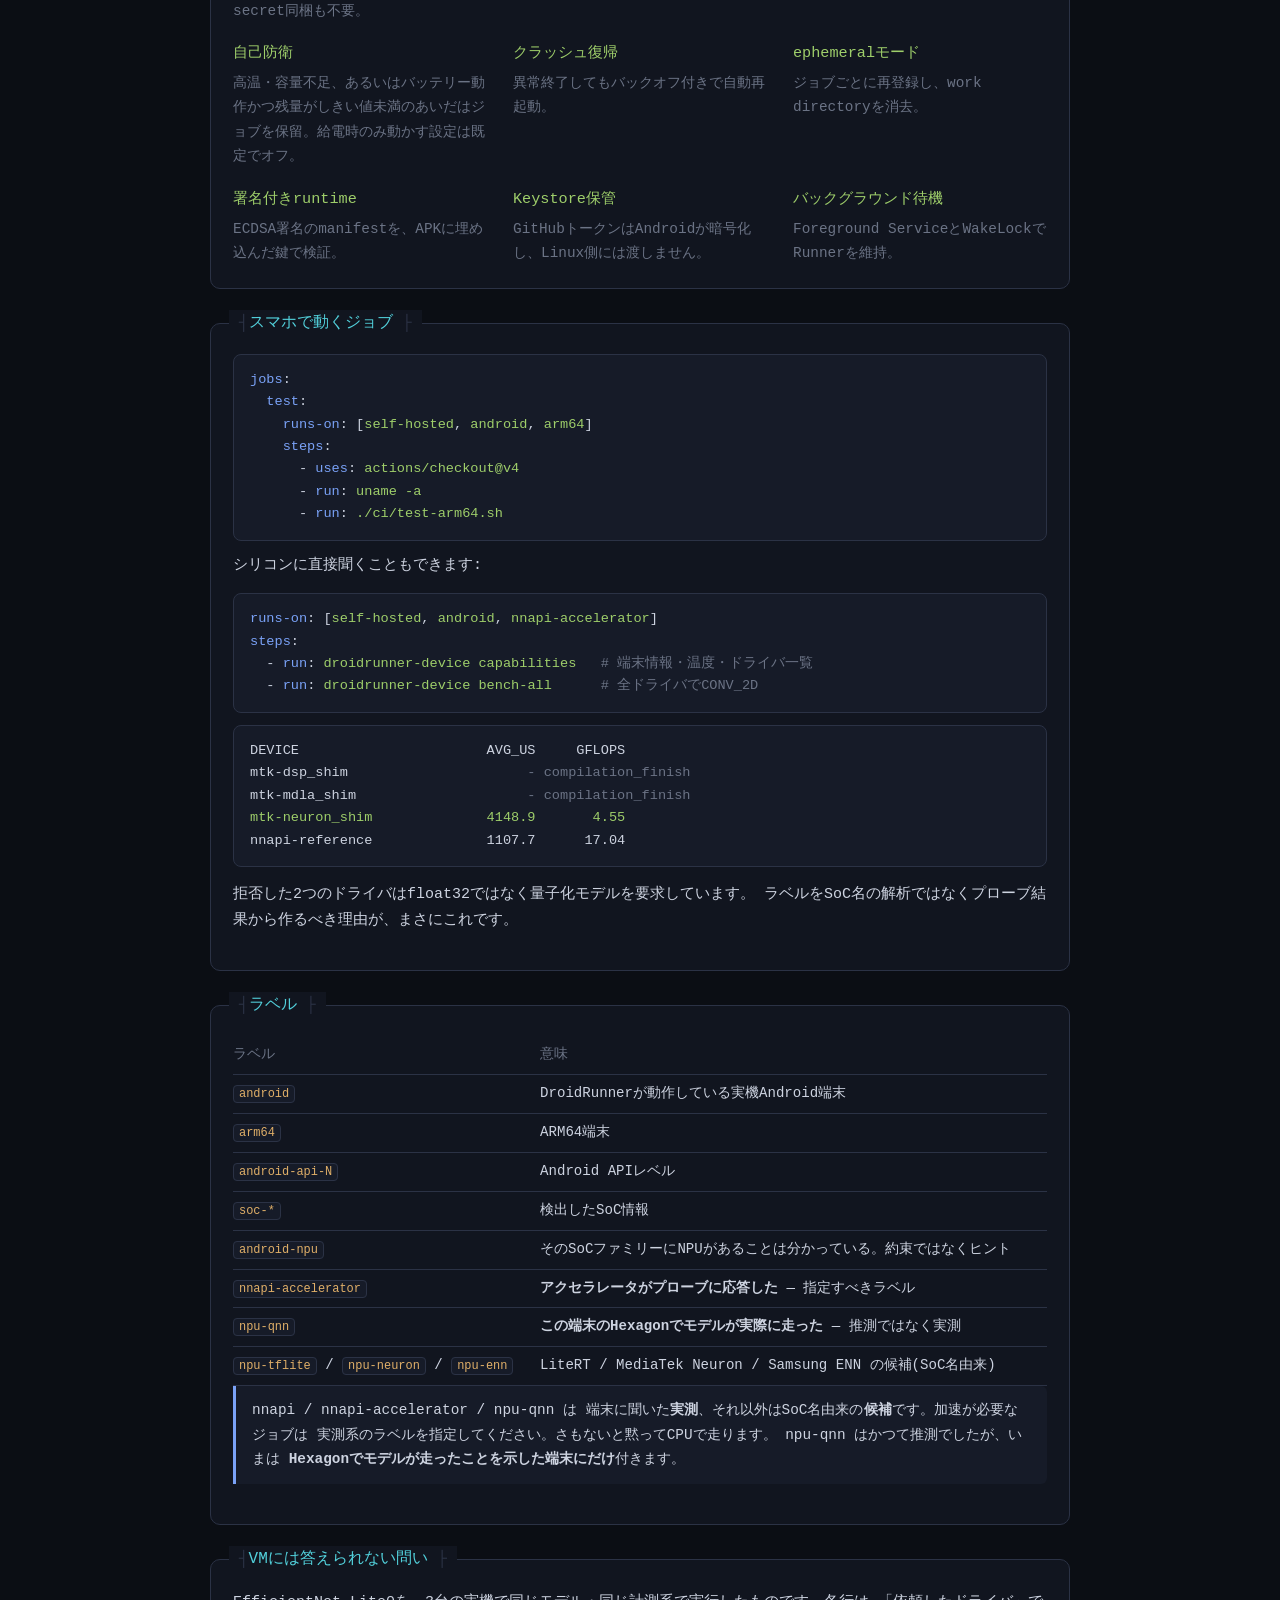
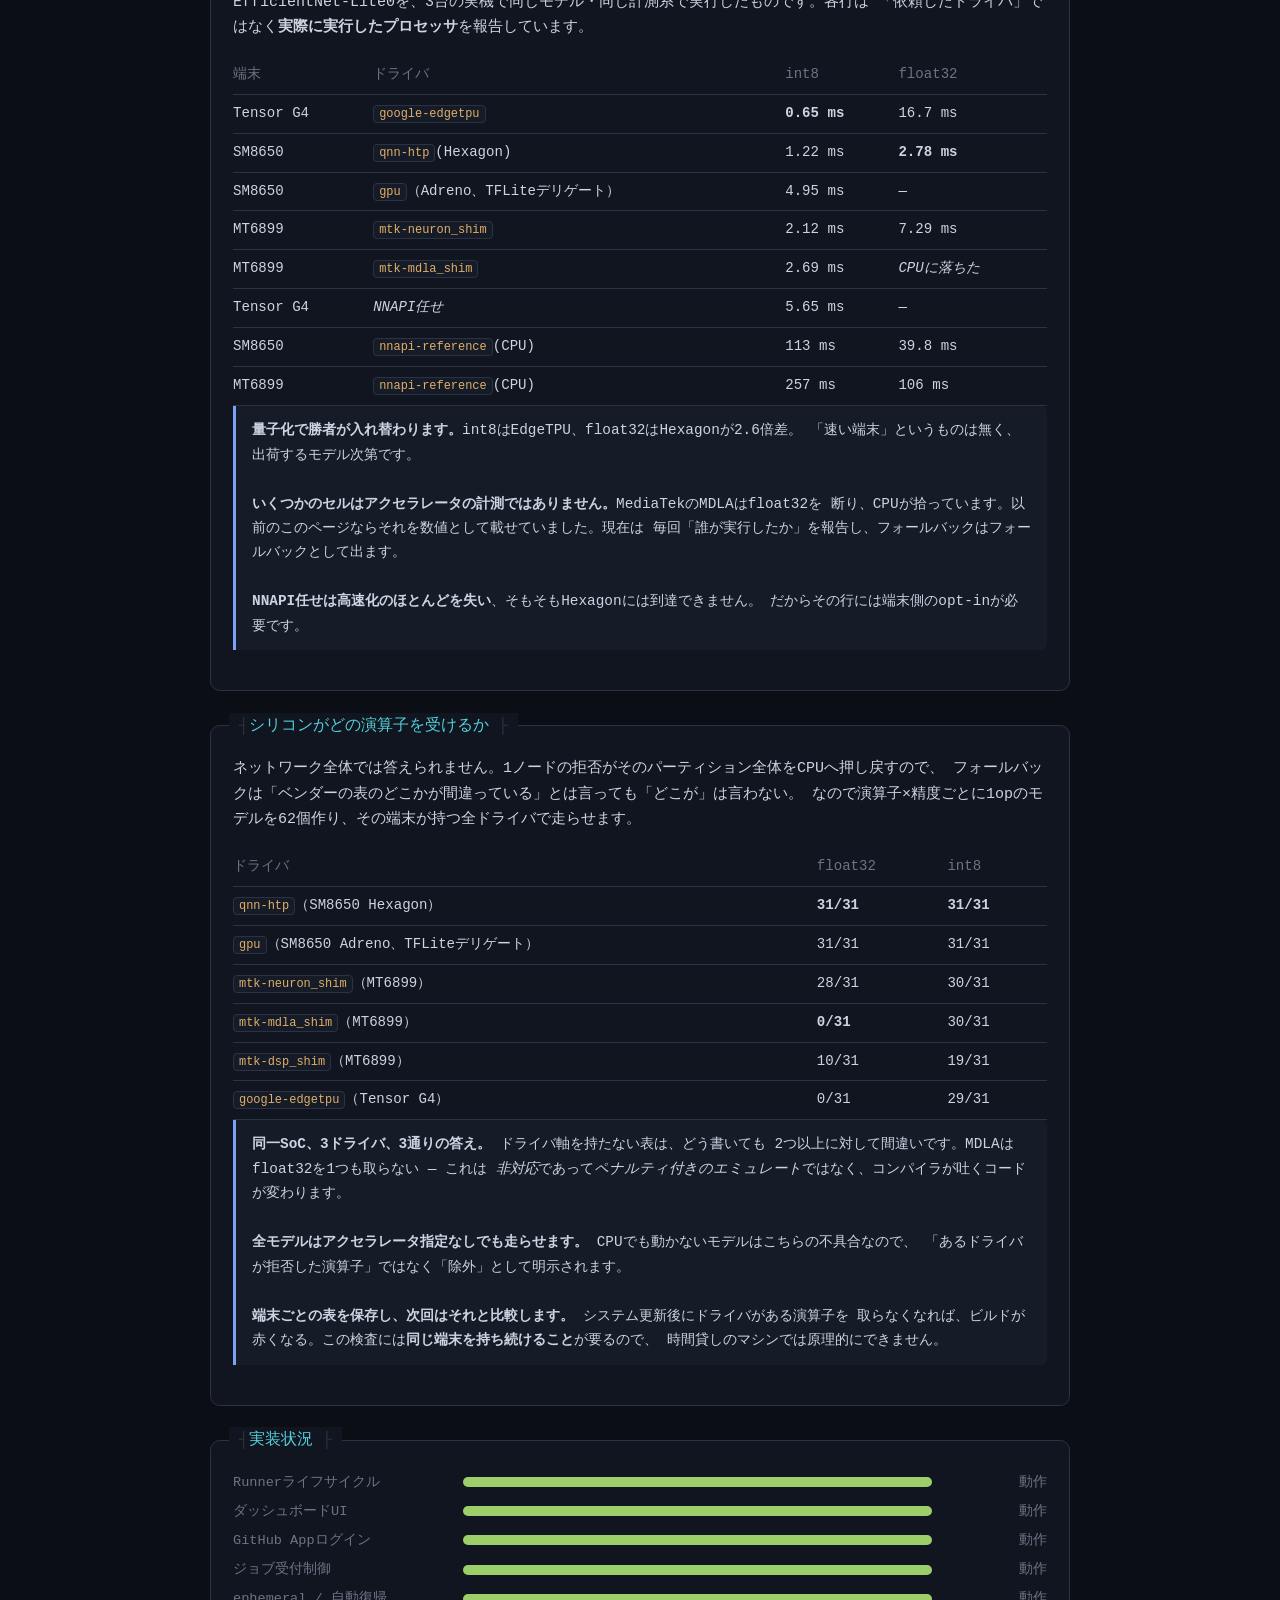
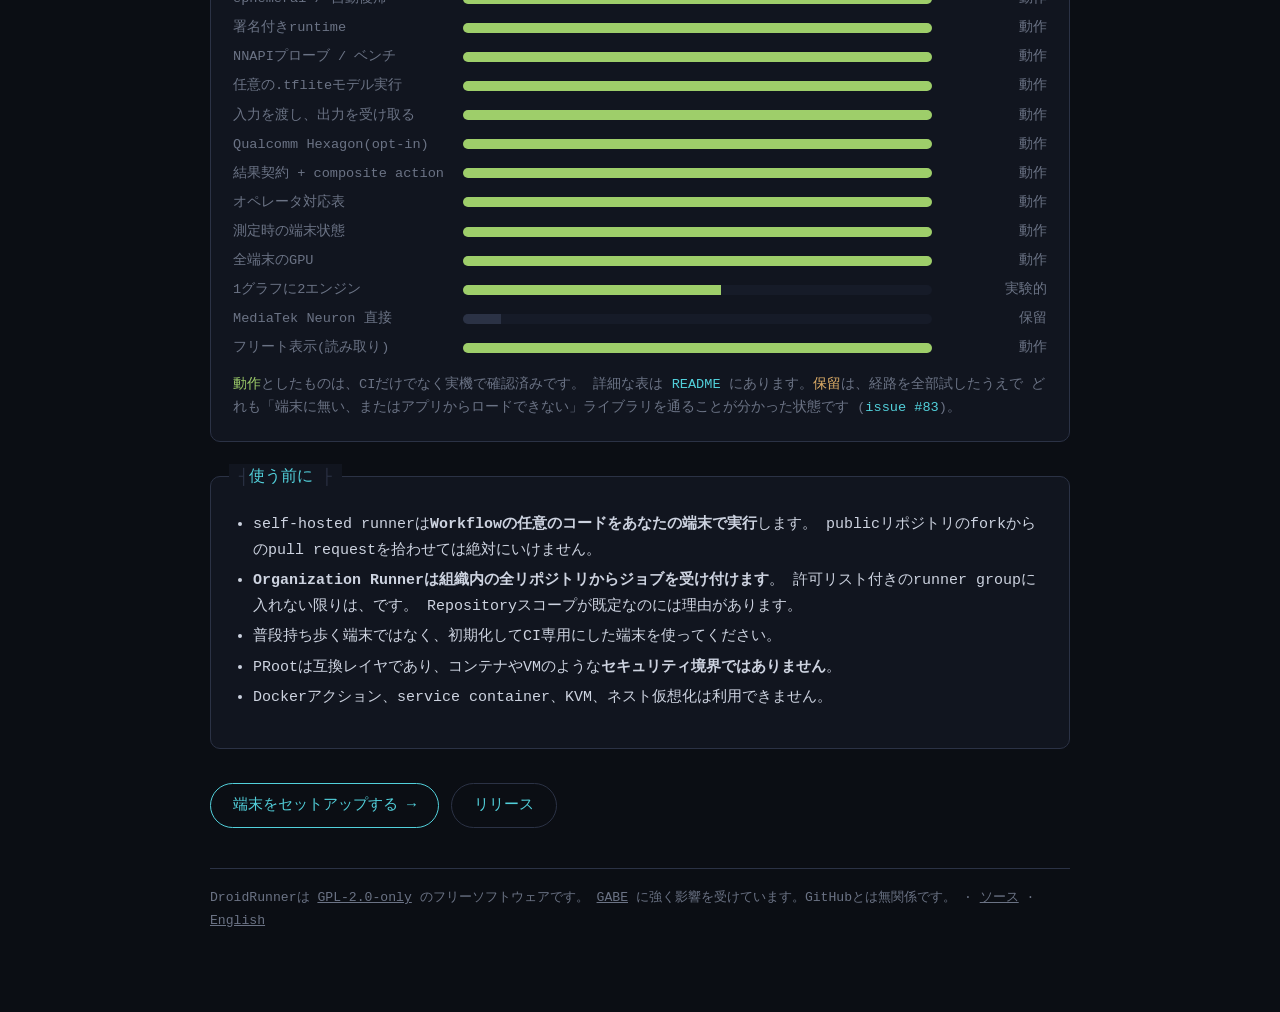
<file: site/ja/index.html>
<!doctype html>
<html lang="ja">
<head>
<meta charset="utf-8">
<meta name="viewport" content="width=device-width, initial-scale=1">
<title>DroidRunner — 眠っているAndroid端末を実機GitHub Actions Runnerへ</title>
<meta name="description" content="DroidRunnerは、余っているAndroid端末をGitHub Actionsのself-hosted runnerにするAndroidアプリです。root不要、Termux不要、PC接続不要。">
<meta property="og:title" content="DroidRunner">
<meta property="og:description" content="眠っているAndroid端末を、GitHub Actionsの実機Runnerへ。root不要、Termux不要、PC接続不要。">
<meta property="og:type" content="website">
<meta property="og:image" content="https://droidrunner.m96-chan.dev/assets/dashboard.png">
<meta name="theme-color" content="#0b0e14">
<link rel="canonical" href="https://droidrunner.m96-chan.dev/ja/">
<link rel="icon" href="../assets/favicon-32.png" sizes="32x32">
<link rel="icon" href="../assets/icon-192.png" sizes="192x192">
<link rel="apple-touch-icon" href="../assets/apple-touch-icon.png">
<link rel="stylesheet" href="../assets/style.css">
</head>
<body>
<div class="wrap">

<header class="topbar">
  <div class="brand">DroidRunner</div>
  <div class="status"><span class="dot"></span>listening for jobs</div>
  <div class="spacer"></div>
  <nav class="navlinks">
    <a href="../">English</a>
    <span class="here">日本語</span>
    <a href="tutorial.html">チュートリアル</a>
    <a href="https://github.com/m96-chan/DroidRunner">GitHub</a>
  </nav>
</header>
<p class="labels">
  <span>android</span> <span>arm64</span> <span>android-api-36</span>
  <span>soc-mediatek-mt6899</span> <span>android-npu</span> <span>npu-neuron</span>
</p>

<p class="tagline">
  引き出しで眠っているその端末は、<b>NPU付きのARM64 Linuxマシン</b>です。
  DroidRunnerは、それをGitHub Actionsにそう認識させます。
</p>
<p class="sub">
  APK単体で、公式のGitHub Actions RunnerをAndroid端末上で動かします。
  root不要、Termux不要、PCへの接続も不要。
</p>

<div class="cta">
  <a class="btn primary" href="tutorial.html">はじめる &rarr;</a>
  <a class="btn" href="https://github.com/m96-chan/DroidRunner/releases/latest">APKをダウンロード</a>
  <a class="btn ghost" href="https://github.com/m96-chan/DroidRunner">ソース</a>
</div>

<div class="bootlog">
<span class="t">$</span> uname -m<br>
aarch64<br>
<span class="t">$</span> droidrunner-device capabilities<br>
device   <span class="v">Xiaomi 2511FPC34G</span> &middot; android <span class="v">16</span> (api 36)<br>
soc      <span class="v">mediatek mt6899</span><br>
nnapi    <span class="v">mtk-neuron_shim</span>, <span class="v">mtk-dsp_shim</span>, <span class="v">mtk-mdla_shim</span>, <span class="v">nnapi-reference</span><br>
thermal  <span class="ok">none</span> &middot; battery <span class="ok">93%</span> charging<br>
<span class="ok">&radic;</span> Connected to GitHub &middot; Listening for Jobs
</div>

<div class="note danger">
  <b>これはself-hosted runnerです。</b> Workflowに書かれたコードを、そのまま端末上で
  実行します。信頼できないRepositoryには接続しないでください。
</div>

<section class="panel">
  <h2>なぜ作ったか</h2>
  <p>
    GitHubがホストするARM64 Runnerは仮想マシンです。そのため、あなたのモデルが
    Qualcomm HexagonやGoogle Tensor TPU、MediaTek APUで実際に動くのかには答えられません。
    背後にNPUが無く、ベンダーのドライバスタックも無いからです。
  </p>
  <p>
    それに答えられる端末は、すでに引き出しの中にあります。DroidRunnerが目指すのは、
    CIがラベルでジョブを振り分けられる実機のプールです。
    「このビルドはARM64で通るか」と「このモデルはそのベンダーのNPUで動くか」を、
    どちらもpushで走る同じ種類の質問にすることが目的です。
  </p>
</section>

<section class="panel">
  <h2>なぜシングルボードではなくスマホか</h2>
  <p>
    スマホの正直な比較対象は仮想マシンではなく、棚に置くRaspberry Piか、ホストされた
    ARM64の従量課金です。GitHubの<code>linux-arm64</code> Runnerは公開リポジトリなら
    無料ですが、プライベートは課金されます。つまりプライベートリポジトリでの実際の
    選択は、<b>買うボード</b>と<b>すでに持っている端末</b>の比較になります。
  </p>
  <table>
    <tr><th></th><th>Raspberry Pi 5</th><th>引き出しの中のスマホ</th></tr>
    <tr><td>費用</td><td>本体・電源・ストレージ・ケース</td><td><b>支払い済み</b></td></tr>
    <tr><td>NPU</td><td>無し</td><td><b>このプロジェクトの存在理由</b></td></tr>
    <tr><td>計算に使えるGPU</td><td>実質無し</td><td>TFLite delegateから到達可能</td></tr>
    <tr><td>停電</td><td>止まる。UPSは別料金</td><td><b>バッテリーがUPS</b></td></tr>
    <tr><td>状態表示</td><td>画面を足す</td><td>最初から在る</td></tr>
    <tr><td>Linux</td><td><b>普通に使える。root有り</b></td><td>PRoot、root不可、ベンダーの電源管理</td></tr>
  </table>
  <div class="note">
    <b>過小評価されがちなのはバッテリーです。</b>ボードは電源の一瞬の揺らぎでビルドを
    落とします。スマホは気付きもしません。そして再起動が実際に起きたときは、DroidRunnerが
    無人だった時間を記録するので、その空白が見えないまま埋もれることもありません。<br><br>
    <b>ボードが勝つのは「普通のコンピュータであること」です。</b>root、予想通りに動くLinux、
    GPIO、そしてバックグラウンドで何を動かしてよいかをベンダーが決めないこと。CIがビルドと
    テストだけで、アクセラレータに触れないなら、ボードを買うべきです。そちらが単純な機械で、
    このプロジェクトはそれを止めようとはしていません。<br><br>
    <b>スマホが勝つのは、問いがシリコンに関わった瞬間です。</b>このページの以降にあるもの
    ——どのドライバが実際にグラフを走らせたか、どの演算子をベンダーが拒否するか、誰が計算
    したかではなく何を計算したか——は、NPUの無いボードでは答えられません。VMで答えられない
    のと同じ理由です。
  </div>
</section>

<section class="panel">
  <h2>ダッシュボード</h2>
  <div class="shot">
    <img src="../assets/dashboard.png" alt="CPU・メモリ・ディスク・電源・Runnerの各パネルを表示したbtop風ダッシュボード">
    <dl class="legend">
      <dt>cpu</dt>
      <dd>負荷履歴グラフと、現在の周波数付きのコア別メーター。</dd>
      <dt>mem / disk</dt>
      <dd>RAMとアプリ専用ストレージの使用率と履歴。</dd>
      <dt>pwr/net</dt>
      <dd>バッテリー残量と充電状態、電池温度、Androidのthermal status、
          ネットワーク転送量。</dd>
      <dt>runner</dt>
      <dd>Runnerの状態、登録先、稼働時間、ジョブ成功/失敗数、ログのライブtail。
          公式リスナーの出力をそのまま解析しています。</dd>
      <dt>setup <span style="color:var(--dim)">(&#9881;)</span></dt>
      <dd>別画面。サインイン、登録先の選択、登録、ジョブポリシー。
          登録済みの端末では、アプリ起動時にRunnerが自動で立ち上がります。</dd>
    </dl>
  </div>
</section>

<section class="panel">
  <h2>しくみ</h2>
  <pre><span class="c">GitHub Actions</span>
      &darr;  ラベルでジョブが割り当てられる
<span class="c">┌─ DroidRunner APK ────────────────────────────────┐</span>
   Androidコントローラ  <span class="c">→ Keystore (ユーザートークン)</span>
      &darr;
   PRoot + Ubuntu ARM64 rootfs
      &darr;
   公式 Linux ARM64 Actions Runner
      &darr;  <span class="c">loopback + ジョブ単位のcapability token</span>
   Device Agent  <span class="c">→ NNAPI / QNN / Neuron / ENN</span>
<span class="c">└──────────────────────────────────────────────────┘</span></pre>
  <p>
    シェル、Git、Node、Python、Rust、Go、GradleはPRootの中で通常のLinuxと同じように動きます。
    Android APIやNPUが必要なものはそのnamespaceからは触れないため、
    実行中のジョブ向けに発行されたトークンだけを受け付けるloopback API経由で、
    アプリ側に委譲します。
  </p>
  <p>
    proot自体はネイティブライブラリとしてAPKの<em>中</em>に同梱しています。
    Android 10以降はアプリのデータ領域に置いたバイナリの<code>exec()</code>を拒否するためです。
    したがってダウンロードするruntime bundleはデータのみで、そのmanifestには署名があり、
    誰も保証していないrootfsを端末が取りに行くことはありません。
  </p>
</section>

<section class="panel">
  <h2>特徴</h2>
  <div class="grid">
    <div><h4>APK単体</h4><p>コンパニオンアプリもTermuxも、貼り付けるスクリプトも不要。</p></div>
    <div><h4>root不要</h4><p>PRoot上のLinux ARM64環境で動作。</p></div>
    <div><h4>公式Runner</h4><p>GitHub公式のlinux-arm64 Actions Runnerを無改造で使用。</p></div>
    <div><h4>GitHub Appログイン</h4><p>Device Flowでサインインして登録先を選ぶだけ。PAT発行もclient secret同梱も不要。</p></div>
    <div><h4>Repo / Orgスコープ</h4><p>1リポジトリ、または組織内の全リポジトリを担当。</p></div>
    <div><h4>ラベル自動生成</h4><p>Android APIレベル、SoC、NPU候補からRunnerラベルを生成。</p></div>
    <div><h4>自己防衛</h4><p>高温・容量不足、あるいはバッテリー動作かつ残量がしきい値未満のあいだはジョブを保留。給電時のみ動かす設定は既定でオフ。</p></div>
    <div><h4>クラッシュ復帰</h4><p>異常終了してもバックオフ付きで自動再起動。</p></div>
    <div><h4>ephemeralモード</h4><p>ジョブごとに再登録し、work directoryを消去。</p></div>
    <div><h4>署名付きruntime</h4><p>ECDSA署名のmanifestを、APKに埋め込んだ鍵で検証。</p></div>
    <div><h4>Keystore保管</h4><p>GitHubトークンはAndroidが暗号化し、Linux側には渡しません。</p></div>
    <div><h4>バックグラウンド待機</h4><p>Foreground ServiceとWakeLockでRunnerを維持。</p></div>
  </div>
</section>

<section class="panel">
  <h2>スマホで動くジョブ</h2>
  <pre><span class="k">jobs</span>:
  <span class="k">test</span>:
    <span class="k">runs-on</span>: [<span class="s">self-hosted</span>, <span class="s">android</span>, <span class="s">arm64</span>]
    <span class="k">steps</span>:
      - <span class="k">uses</span>: <span class="s">actions/checkout@v4</span>
      - <span class="k">run</span>: <span class="s">uname -a</span>
      - <span class="k">run</span>: <span class="s">./ci/test-arm64.sh</span></pre>
  <p>シリコンに直接聞くこともできます:</p>
  <pre><span class="k">runs-on</span>: [<span class="s">self-hosted</span>, <span class="s">android</span>, <span class="s">nnapi-accelerator</span>]
<span class="k">steps</span>:
  - <span class="k">run</span>: <span class="s">droidrunner-device capabilities</span>   <span class="c"># 端末情報・温度・ドライバ一覧</span>
  - <span class="k">run</span>: <span class="s">droidrunner-device bench-all</span>      <span class="c"># 全ドライバでCONV_2D</span></pre>
  <pre>DEVICE                       AVG_US     GFLOPS
mtk-dsp_shim                      <span class="c">- compilation_finish</span>
mtk-mdla_shim                     <span class="c">- compilation_finish</span>
<span class="s">mtk-neuron_shim              4148.9       4.55</span>
nnapi-reference              1107.7      17.04</pre>
  <p>
    拒否した2つのドライバはfloat32ではなく量子化モデルを要求しています。
    ラベルをSoC名の解析ではなくプローブ結果から作るべき理由が、まさにこれです。
  </p>
</section>

<section class="panel">
  <h2>ラベル</h2>
  <div class="scroll">
  <table>
    <tr><th>ラベル</th><th>意味</th></tr>
    <tr><td><code>android</code></td><td>DroidRunnerが動作している実機Android端末</td></tr>
    <tr><td><code>arm64</code></td><td>ARM64端末</td></tr>
    <tr><td><code>android-api-N</code></td><td>Android APIレベル</td></tr>
    <tr><td><code>soc-*</code></td><td>検出したSoC情報</td></tr>
    <tr><td><code>android-npu</code></td><td>そのSoCファミリーにNPUがあることは分かっている。約束ではなくヒント</td></tr>
    <tr><td><code>nnapi-accelerator</code></td>
        <td><b>アクセラレータがプローブに応答した</b> &mdash; 指定すべきラベル</td></tr>
    <tr><td><code>npu-qnn</code></td>
        <td><b>この端末のHexagonでモデルが実際に走った</b> &mdash; 推測ではなく実測</td></tr>
    <tr><td><code>npu-tflite</code> / <code>npu-neuron</code> / <code>npu-enn</code></td>
        <td>LiteRT / MediaTek Neuron / Samsung ENN の候補(SoC名由来)</td></tr>
  </table>
  </div>
  <div class="note">
    <code>nnapi</code> / <code>nnapi-accelerator</code> / <code>npu-qnn</code> は
    端末に聞いた<b>実測</b>、それ以外はSoC名由来の<b>候補</b>です。加速が必要なジョブは
    実測系のラベルを指定してください。さもないと黙ってCPUで走ります。
    <code>npu-qnn</code> はかつて推測でしたが、いまは
    <b>Hexagonでモデルが走ったことを示した端末にだけ</b>付きます。
  </div>
</section>


<section class="panel">
  <h2>VMには答えられない問い</h2>
  <p>
    EfficientNet-Lite0を、3台の実機で同じモデル・同じ計測系で実行したものです。各行は
    「依頼したドライバ」ではなく<b>実際に実行したプロセッサ</b>を報告しています。
  </p>
  <table>
    <tr><th>端末</th><th>ドライバ</th><th>int8</th><th>float32</th></tr>
    <tr><td>Tensor G4</td><td><code>google-edgetpu</code></td><td><b>0.65 ms</b></td><td>16.7 ms</td></tr>
    <tr><td>SM8650</td><td><code>qnn-htp</code>(Hexagon)</td><td>1.22 ms</td><td><b>2.78 ms</b></td></tr>
    <tr><td>SM8650</td><td><code>gpu</code>（Adreno、TFLiteデリゲート）</td><td>4.95 ms</td><td>&mdash;</td></tr>
    <tr><td>MT6899</td><td><code>mtk-neuron_shim</code></td><td>2.12 ms</td><td>7.29 ms</td></tr>
    <tr><td>MT6899</td><td><code>mtk-mdla_shim</code></td><td>2.69 ms</td><td><i>CPUに落ちた</i></td></tr>
    <tr><td>Tensor G4</td><td><i>NNAPI任せ</i></td><td>5.65 ms</td><td>&mdash;</td></tr>
    <tr><td>SM8650</td><td><code>nnapi-reference</code>(CPU)</td><td>113 ms</td><td>39.8 ms</td></tr>
    <tr><td>MT6899</td><td><code>nnapi-reference</code>(CPU)</td><td>257 ms</td><td>106 ms</td></tr>
  </table>
  <div class="note">
    <b>量子化で勝者が入れ替わります。</b>int8はEdgeTPU、float32はHexagonが2.6倍差。
    「速い端末」というものは無く、出荷するモデル次第です。<br><br>
    <b>いくつかのセルはアクセラレータの計測ではありません。</b>MediaTekのMDLAはfloat32を
    断り、CPUが拾っています。以前のこのページならそれを数値として載せていました。現在は
    毎回「誰が実行したか」を報告し、フォールバックはフォールバックとして出ます。<br><br>
    <b>NNAPI任せは高速化のほとんどを失い</b>、そもそもHexagonには到達できません。
    だからその行には端末側のopt-inが必要です。
  </div>
</section>

<section class="panel">
  <h2>シリコンがどの演算子を受けるか</h2>
  <p>
    ネットワーク全体では答えられません。1ノードの拒否がそのパーティション全体をCPUへ押し戻すので、
    フォールバックは「ベンダーの表のどこかが間違っている」とは言っても「どこが」は言わない。
    なので演算子×精度ごとに1opのモデルを62個作り、その端末が持つ全ドライバで走らせます。
  </p>
  <table>
    <tr><th>ドライバ</th><th>float32</th><th>int8</th></tr>
    <tr><td><code>qnn-htp</code>（SM8650 Hexagon）</td><td><b>31/31</b></td><td><b>31/31</b></td></tr>
    <tr><td><code>gpu</code>（SM8650 Adreno、TFLiteデリゲート）</td><td>31/31</td><td>31/31</td></tr>
    <tr><td><code>mtk-neuron_shim</code>（MT6899）</td><td>28/31</td><td>30/31</td></tr>
    <tr><td><code>mtk-mdla_shim</code>（MT6899）</td><td><b>0/31</b></td><td>30/31</td></tr>
    <tr><td><code>mtk-dsp_shim</code>（MT6899）</td><td>10/31</td><td>19/31</td></tr>
    <tr><td><code>google-edgetpu</code>（Tensor G4）</td><td>0/31</td><td>29/31</td></tr>
  </table>
  <div class="note">
    <b>同一SoC、3ドライバ、3通りの答え。</b> ドライバ軸を持たない表は、どう書いても
    2つ以上に対して間違いです。MDLAはfloat32を1つも取らない &mdash; これは
    <i>非対応</i>であって<i>ペナルティ付きのエミュレート</i>ではなく、コンパイラが吐くコードが変わります。<br><br>
    <b>全モデルはアクセラレータ指定なしでも走らせます。</b> CPUでも動かないモデルはこちらの不具合なので、
    「あるドライバが拒否した演算子」ではなく「除外」として明示されます。<br><br>
    <b>端末ごとの表を保存し、次回はそれと比較します。</b> システム更新後にドライバがある演算子を
    取らなくなれば、ビルドが赤くなる。この検査には<b>同じ端末を持ち続けること</b>が要るので、
    時間貸しのマシンでは原理的にできません。
  </div>
</section>

<section class="panel">
  <h2>実装状況</h2>
  <div class="meter"><span class="name">Runnerライフサイクル</span><span class="bar"><i style="width:100%"></i></span><span class="val">動作</span></div>
  <div class="meter"><span class="name">ダッシュボードUI</span><span class="bar"><i style="width:100%"></i></span><span class="val">動作</span></div>
  <div class="meter"><span class="name">GitHub Appログイン</span><span class="bar"><i style="width:100%"></i></span><span class="val">動作</span></div>
  <div class="meter"><span class="name">ジョブ受付制御</span><span class="bar"><i style="width:100%"></i></span><span class="val">動作</span></div>
  <div class="meter"><span class="name">ephemeral / 自動復帰</span><span class="bar"><i style="width:100%"></i></span><span class="val">動作</span></div>
  <div class="meter"><span class="name">署名付きruntime</span><span class="bar"><i style="width:100%"></i></span><span class="val">動作</span></div>
  <div class="meter"><span class="name">NNAPIプローブ / ベンチ</span><span class="bar"><i style="width:100%"></i></span><span class="val">動作</span></div>
  <div class="meter"><span class="name">任意の.tfliteモデル実行</span><span class="bar"><i style="width:100%"></i></span><span class="val">動作</span></div>
  <div class="meter"><span class="name">入力を渡し、出力を受け取る</span><span class="bar"><i style="width:100%"></i></span><span class="val">動作</span></div>
  <div class="meter"><span class="name">Qualcomm Hexagon(opt-in)</span><span class="bar"><i style="width:100%"></i></span><span class="val">動作</span></div>
  <div class="meter"><span class="name">結果契約 + composite action</span><span class="bar"><i style="width:100%"></i></span><span class="val">動作</span></div>
  <div class="meter"><span class="name">オペレータ対応表</span><span class="bar"><i style="width:100%"></i></span><span class="val">動作</span></div>
  <div class="meter"><span class="name">測定時の端末状態</span><span class="bar"><i style="width:100%"></i></span><span class="val">動作</span></div>
  <div class="meter"><span class="name">全端末のGPU</span><span class="bar"><i style="width:100%"></i></span><span class="val">動作</span></div>
  <div class="meter"><span class="name">1グラフに2エンジン</span><span class="bar"><i style="width:55%"></i></span><span class="val">実験的</span></div>
  <div class="meter"><span class="name">MediaTek Neuron 直接</span><span class="bar none"><i style="width:8%"></i></span><span class="val">保留</span></div>
  <div class="meter"><span class="name">フリート表示(読み取り)</span><span class="bar"><i style="width:100%"></i></span><span class="val">動作</span></div>
  <p style="color:var(--dim);font-size:.85rem;margin-bottom:0">
    <span style="color:var(--green)">動作</span>としたものは、CIだけでなく実機で確認済みです。
    詳細な表は
    <a href="https://github.com/m96-chan/DroidRunner/blob/main/README.ja.md">README</a>
    にあります。<span style="color:var(--yellow)">保留</span>は、経路を全部試したうえで
    どれも「端末に無い、またはアプリからロードできない」ライブラリを通ることが分かった状態です
    (<a href="https://github.com/m96-chan/DroidRunner/issues/83">issue #83</a>)。
  </p>
</section>

<section class="panel">
  <h2>使う前に</h2>
  <ul>
    <li>self-hosted runnerは<b>Workflowの任意のコードをあなたの端末で実行</b>します。
        publicリポジトリのforkからのpull requestを拾わせては絶対にいけません。</li>
    <li><b>Organization Runnerは組織内の全リポジトリからジョブを受け付けます</b>。
        許可リスト付きのrunner groupに入れない限りは、です。
        Repositoryスコープが既定なのには理由があります。</li>
    <li>普段持ち歩く端末ではなく、初期化してCI専用にした端末を使ってください。</li>
    <li>PRootは互換レイヤであり、コンテナやVMのような<b>セキュリティ境界ではありません</b>。</li>
    <li>Dockerアクション、service container、KVM、ネスト仮想化は利用できません。</li>
  </ul>
</section>

<div class="cta">
  <a class="btn primary" href="tutorial.html">端末をセットアップする &rarr;</a>
  <a class="btn" href="https://github.com/m96-chan/DroidRunner/releases/latest">リリース</a>
</div>

<footer>
  DroidRunnerは
  <a href="https://github.com/m96-chan/DroidRunner/blob/main/LICENSE">GPL-2.0-only</a>
  のフリーソフトウェアです。
  <a href="https://github.com/godotengine/android-editor-buildenv-app">GABE</a>
  に強く影響を受けています。GitHubとは無関係です。 &middot;
  <a href="https://github.com/m96-chan/DroidRunner">ソース</a> &middot;
  <a href="../">English</a>
</footer>

</div>
</body>
</html>
</file>
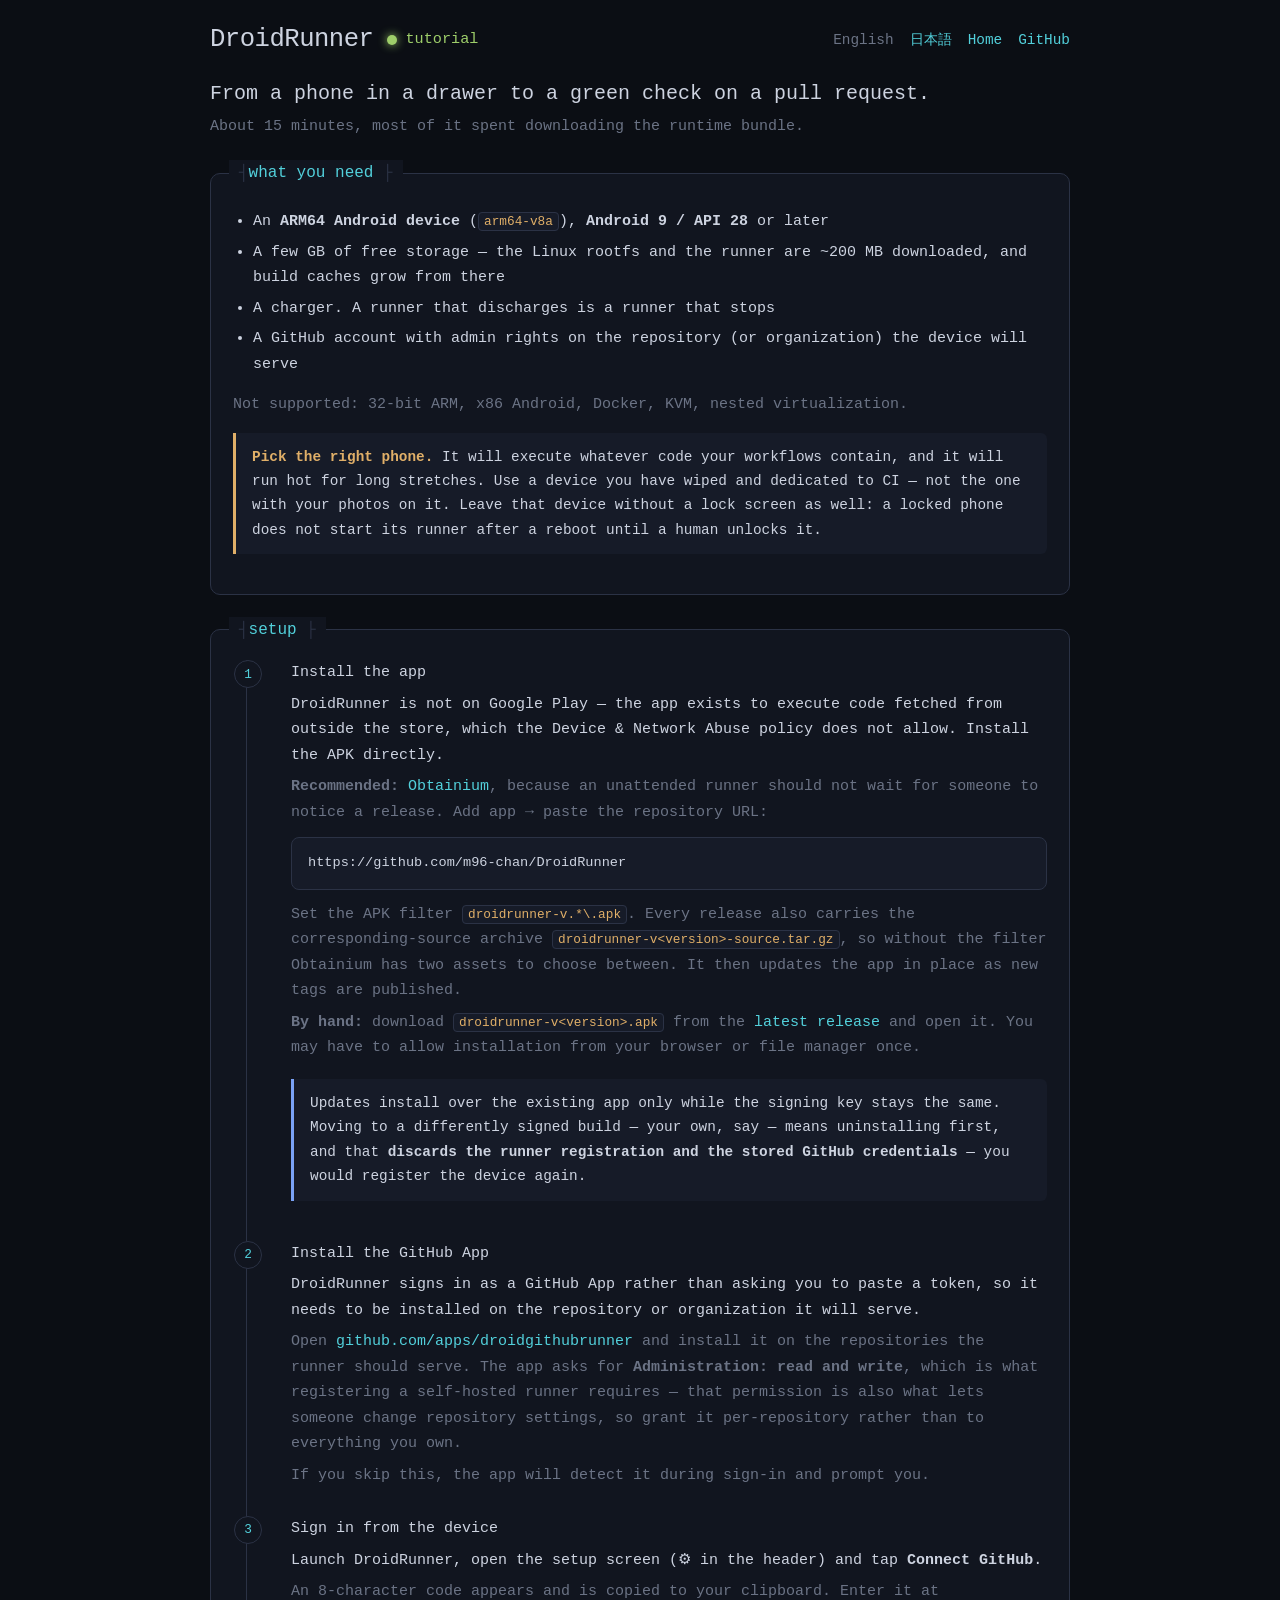
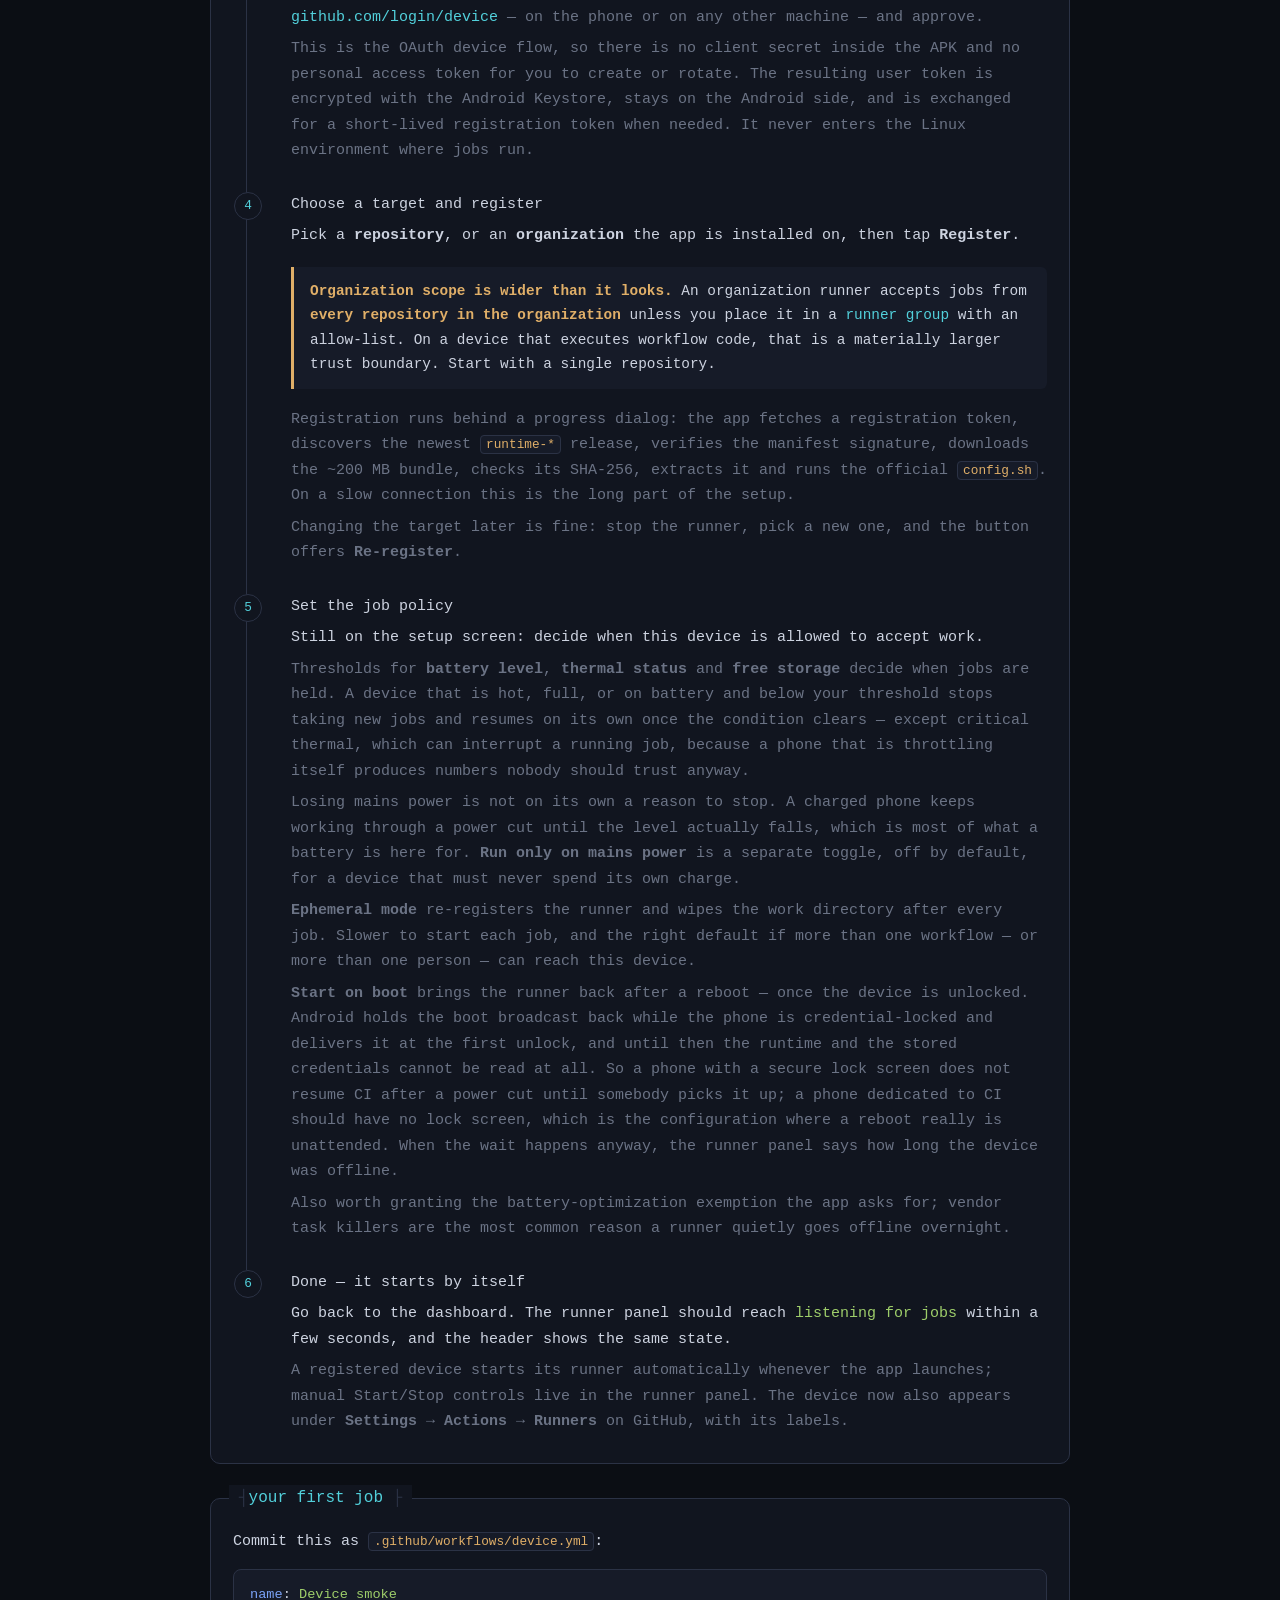
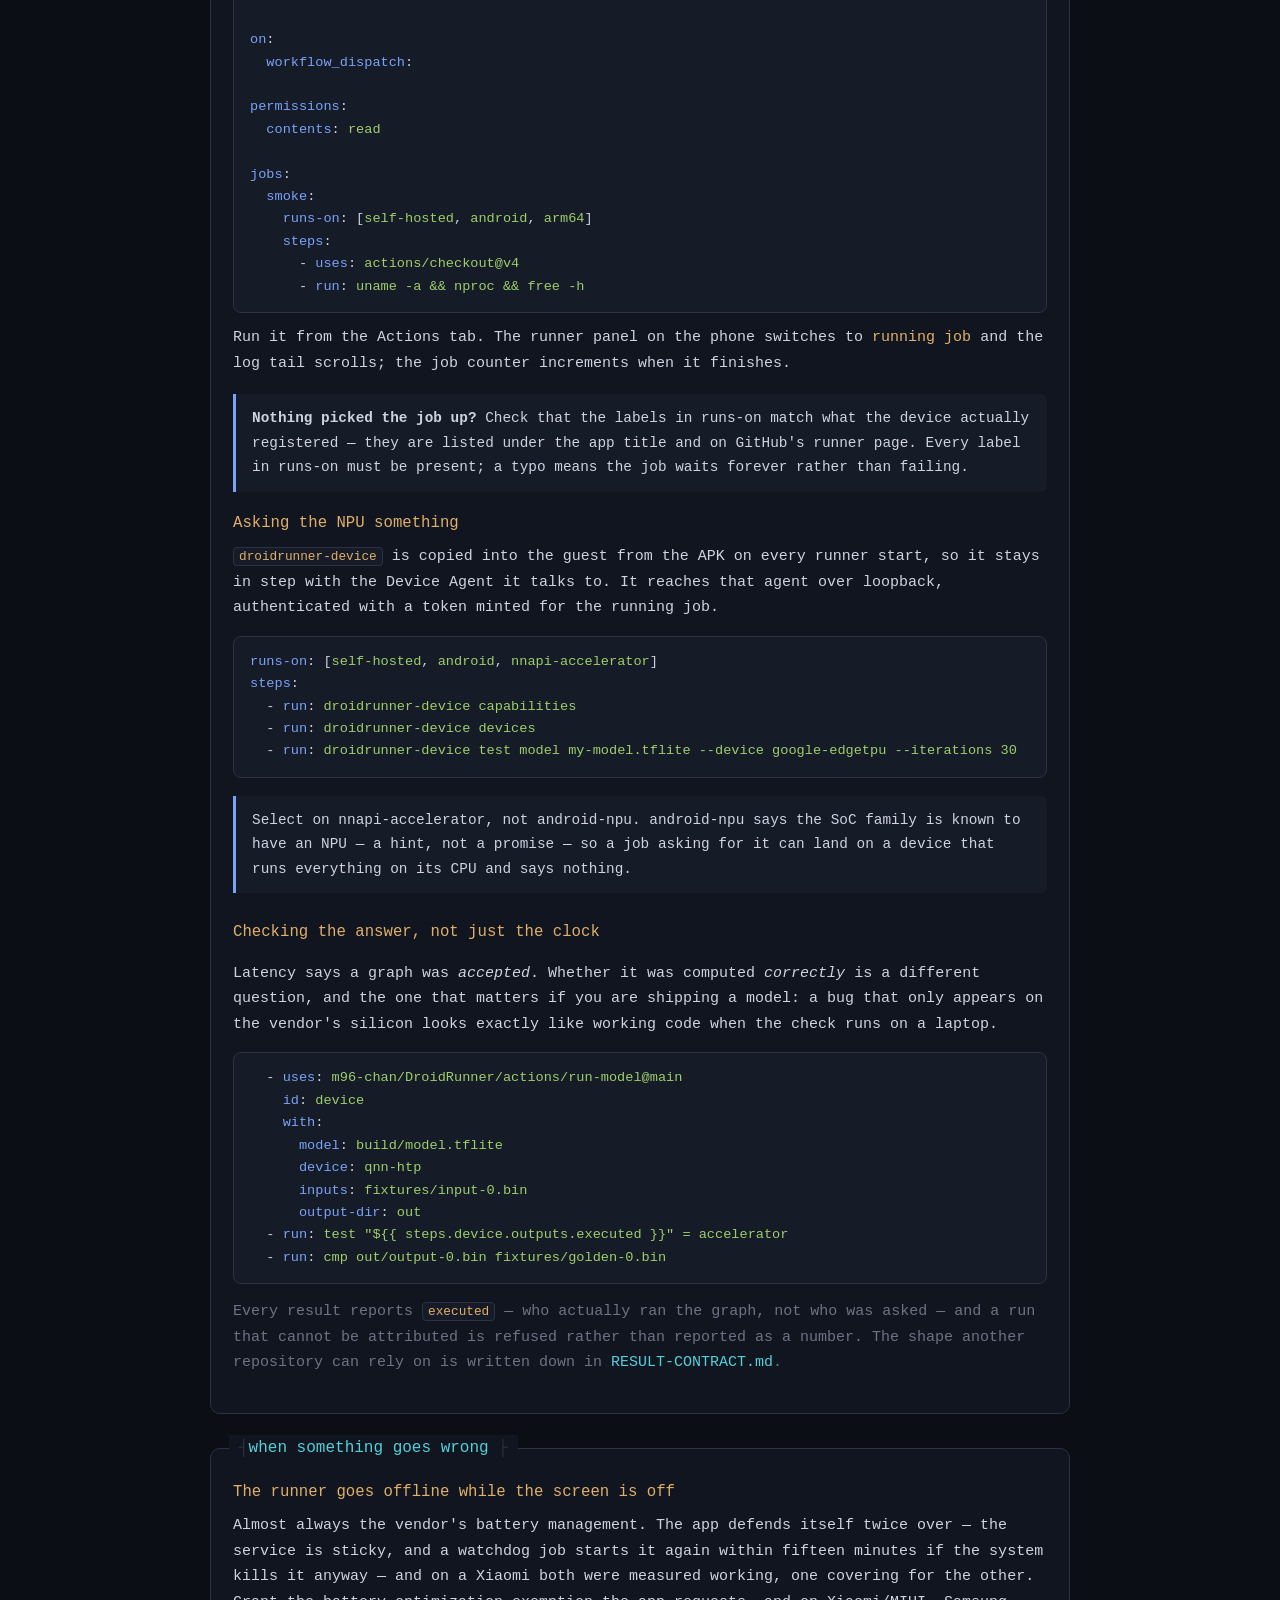
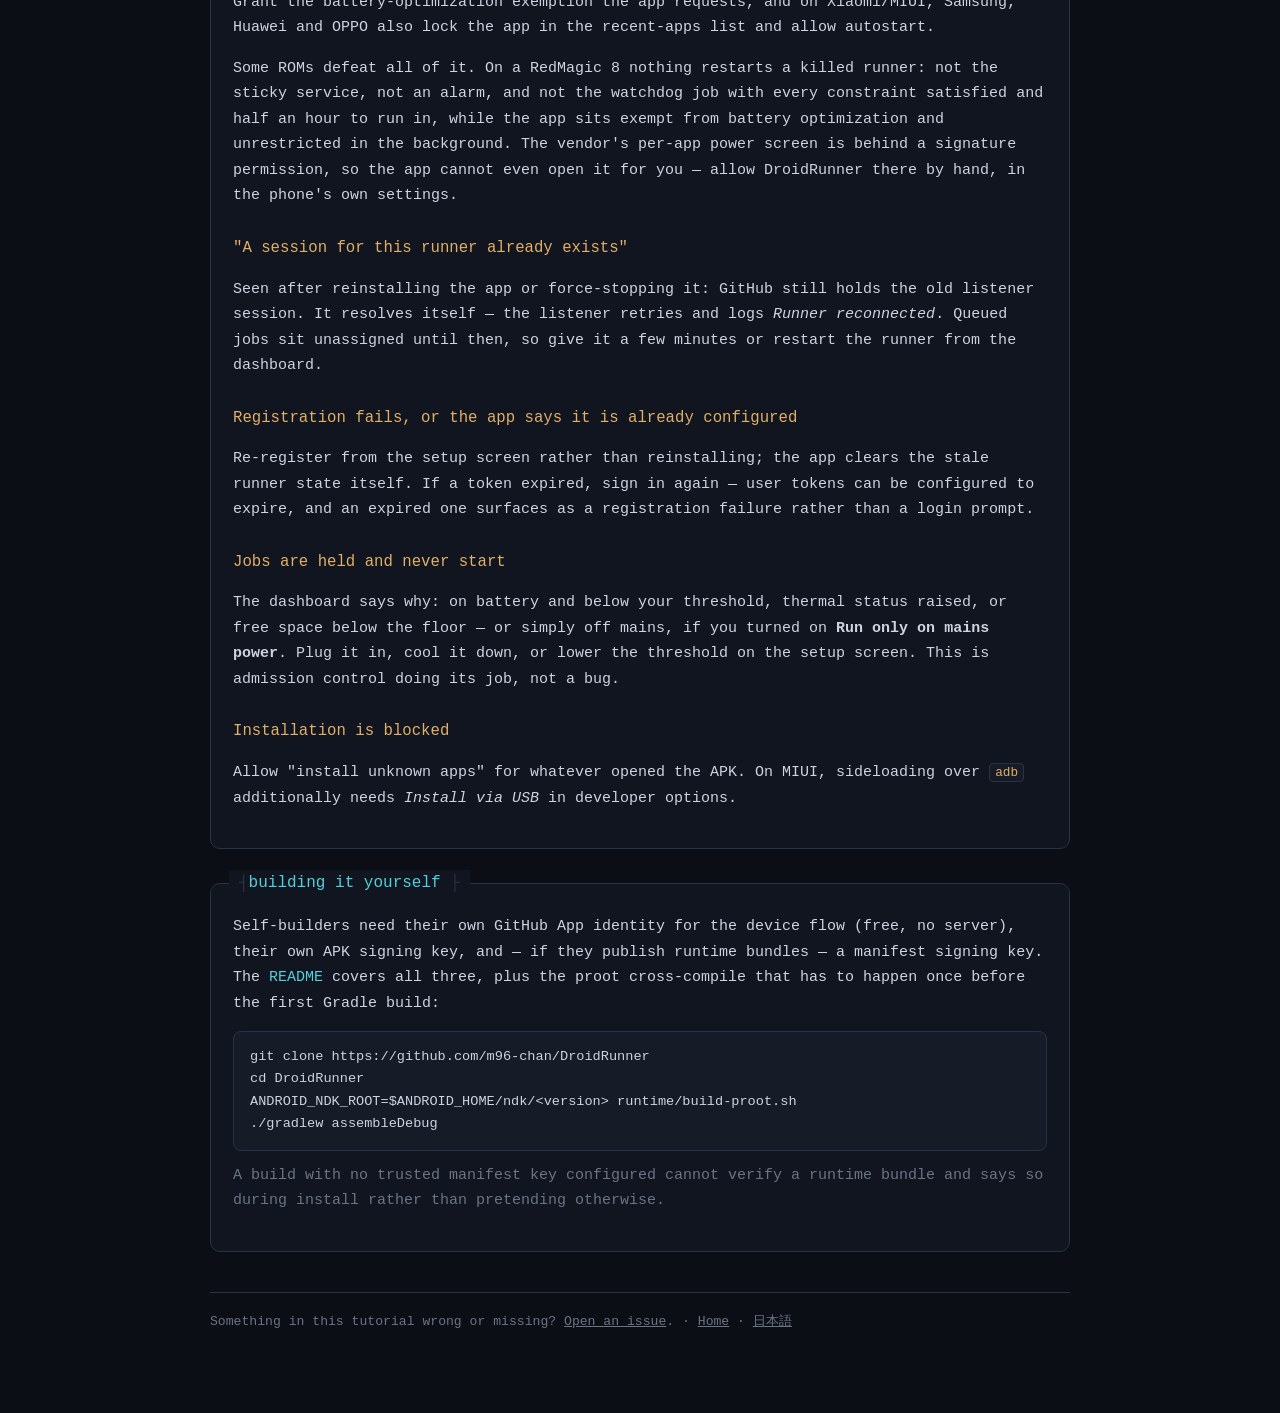
<file: site/tutorial.html>
<!doctype html>
<html lang="en">
<head>
<meta charset="utf-8">
<meta name="viewport" content="width=device-width, initial-scale=1">
<title>Tutorial — DroidRunner</title>
<meta name="description" content="Set up an Android phone as a GitHub Actions self-hosted runner with DroidRunner: install, sign in, register, run your first job.">
<meta name="theme-color" content="#0b0e14">
<link rel="icon" href="assets/favicon-32.png" sizes="32x32">
<link rel="icon" href="assets/icon-192.png" sizes="192x192">
<link rel="apple-touch-icon" href="assets/apple-touch-icon.png">
<link rel="stylesheet" href="assets/style.css">
</head>
<body>
<div class="wrap">

<header class="topbar">
  <div class="brand"><a href="./">DroidRunner</a></div>
  <div class="status"><span class="dot"></span>tutorial</div>
  <div class="spacer"></div>
  <nav class="navlinks">
    <span class="here">English</span>
    <a href="ja/tutorial.html">日本語</a>
    <a href="./">Home</a>
    <a href="https://github.com/m96-chan/DroidRunner">GitHub</a>
  </nav>
</header>

<p class="tagline">From a phone in a drawer to a green check on a pull request.</p>
<p class="sub">About 15 minutes, most of it spent downloading the runtime bundle.</p>

<section class="panel">
  <h2>what you need</h2>
  <ul>
    <li>An <b>ARM64 Android device</b> (<code>arm64-v8a</code>), <b>Android 9 / API 28</b> or later</li>
    <li>A few GB of free storage — the Linux rootfs and the runner are ~200 MB
        downloaded, and build caches grow from there</li>
    <li>A charger. A runner that discharges is a runner that stops</li>
    <li>A GitHub account with admin rights on the repository (or organization) the
        device will serve</li>
  </ul>
  <p style="color:var(--dim)">
    Not supported: 32-bit ARM, x86 Android, Docker, KVM, nested virtualization.
  </p>
  <div class="note warn">
    <b>Pick the right phone.</b> It will execute whatever code your workflows contain,
    and it will run hot for long stretches. Use a device you have wiped and dedicated
    to CI — not the one with your photos on it. Leave that device without a lock
    screen as well: a locked phone does not start its runner after a reboot until a
    human unlocks it.
  </div>
</section>

<section class="panel">
  <h2>setup</h2>
  <ol class="steps">

    <li>
      <b>Install the app</b>
      <p class="lead">
        DroidRunner is not on Google Play — the app exists to execute code fetched
        from outside the store, which the Device &amp; Network Abuse policy does not
        allow. Install the APK directly.
      </p>
      <p>
        <b style="display:inline">Recommended:</b>
        <a href="https://github.com/ImranR98/Obtainium">Obtainium</a>, because an
        unattended runner should not wait for someone to notice a release.
        Add app &rarr; paste the repository URL:
      </p>
      <pre>https://github.com/m96-chan/DroidRunner</pre>
      <p>
        Set the APK filter <code>droidrunner-v.*\.apk</code>. Every release also
        carries the corresponding-source archive
        <code>droidrunner-v&lt;version&gt;-source.tar.gz</code>, so without the filter
        Obtainium has two assets to choose between. It then updates the app in place
        as new tags are published.
      </p>
      <p>
        <b style="display:inline">By hand:</b> download
        <code>droidrunner-v&lt;version&gt;.apk</code> from the
        <a href="https://github.com/m96-chan/DroidRunner/releases/latest">latest release</a>
        and open it. You may have to allow installation from your browser or file
        manager once.
      </p>
      <div class="note">
        Updates install over the existing app only while the signing key stays the
        same. Moving to a differently signed build — your own, say — means uninstalling
        first, and that <b>discards the runner registration and the stored GitHub
        credentials</b> — you would register the device again.
      </div>
    </li>

    <li>
      <b>Install the GitHub App</b>
      <p class="lead">
        DroidRunner signs in as a GitHub App rather than asking you to paste a token,
        so it needs to be installed on the repository or organization it will serve.
      </p>
      <p>
        Open <a href="https://github.com/apps/droidgithubrunner">github.com/apps/droidgithubrunner</a>
        and install it on the repositories the runner should serve. The app asks for
        <b>Administration: read and write</b>, which is what registering a
        self-hosted runner requires — that permission is also what lets someone
        change repository settings, so grant it per-repository rather than to
        everything you own.
      </p>
      <p>
        If you skip this, the app will detect it during sign-in and prompt you.
      </p>
    </li>

    <li>
      <b>Sign in from the device</b>
      <p class="lead">
        Launch DroidRunner, open the setup screen (&#9881; in the header) and tap
        <b>Connect GitHub</b>.
      </p>
      <p>
        An 8-character code appears and is copied to your clipboard. Enter it at
        <a href="https://github.com/login/device">github.com/login/device</a> — on
        the phone or on any other machine — and approve.
      </p>
      <p>
        This is the OAuth device flow, so there is no client secret inside the APK
        and no personal access token for you to create or rotate. The resulting user
        token is encrypted with the Android Keystore, stays on the Android side, and
        is exchanged for a short-lived registration token when needed. It never
        enters the Linux environment where jobs run.
      </p>
    </li>

    <li>
      <b>Choose a target and register</b>
      <p class="lead">
        Pick a <b>repository</b>, or an <b>organization</b> the app is installed on,
        then tap <b>Register</b>.
      </p>
      <div class="note warn">
        <b>Organization scope is wider than it looks.</b> An organization runner
        accepts jobs from <b>every repository in the organization</b> unless you place
        it in a
        <a href="https://docs.github.com/en/actions/hosting-your-own-runners/managing-self-hosted-runners/managing-access-to-self-hosted-runners-using-groups">runner group</a>
        with an allow-list. On a device that executes workflow code, that is a
        materially larger trust boundary. Start with a single repository.
      </div>
      <p>
        Registration runs behind a progress dialog: the app fetches a registration
        token, discovers the newest <code>runtime-*</code> release, verifies the
        manifest signature, downloads the ~200 MB bundle, checks its SHA-256,
        extracts it and runs the official <code>config.sh</code>. On a slow
        connection this is the long part of the setup.
      </p>
      <p>
        Changing the target later is fine: stop the runner, pick a new one, and the
        button offers <b>Re-register</b>.
      </p>
    </li>

    <li>
      <b>Set the job policy</b>
      <p class="lead">
        Still on the setup screen: decide when this device is allowed to accept work.
      </p>
      <p>
        Thresholds for <b>battery level</b>, <b>thermal status</b> and
        <b>free storage</b> decide when jobs are held. A device that is hot, full, or
        on battery and below your threshold stops taking new jobs and resumes on its
        own once the condition clears — except critical thermal, which can interrupt a
        running job, because a phone that is throttling itself produces numbers nobody
        should trust anyway.
      </p>
      <p>
        Losing mains power is not on its own a reason to stop. A charged phone keeps
        working through a power cut until the level actually falls, which is most of
        what a battery is here for. <b>Run only on mains power</b> is a separate
        toggle, off by default, for a device that must never spend its own charge.
      </p>
      <p>
        <b style="display:inline">Ephemeral mode</b> re-registers the runner and wipes
        the work directory after every job. Slower to start each job, and the right
        default if more than one workflow — or more than one person — can reach this
        device.
      </p>
      <p>
        <b style="display:inline">Start on boot</b> brings the runner back after a
        reboot — once the device is unlocked. Android holds the boot broadcast back
        while the phone is credential-locked and delivers it at the first unlock, and
        until then the runtime and the stored credentials cannot be read at all. So a
        phone with a secure lock screen does not resume CI after a power cut until
        somebody picks it up; a phone dedicated to CI should have no lock screen,
        which is the configuration where a reboot really is unattended. When the wait
        happens anyway, the runner panel says how long the device was offline.
      </p>
      <p>
        Also worth granting the battery-optimization exemption the app asks for;
        vendor task killers are the most common reason a runner quietly goes offline
        overnight.
      </p>
    </li>

    <li>
      <b>Done — it starts by itself</b>
      <p class="lead">
        Go back to the dashboard. The runner panel should reach
        <span style="color:var(--green)">listening for jobs</span> within a few
        seconds, and the header shows the same state.
      </p>
      <p>
        A registered device starts its runner automatically whenever the app launches;
        manual Start/Stop controls live in the runner panel. The device now also
        appears under <b>Settings &rarr; Actions &rarr; Runners</b> on GitHub, with its
        labels.
      </p>
    </li>

  </ol>
</section>

<section class="panel">
  <h2>your first job</h2>
  <p>Commit this as <code>.github/workflows/device.yml</code>:</p>
  <pre><span class="k">name</span>: <span class="s">Device smoke</span>

<span class="k">on</span>:
  <span class="k">workflow_dispatch</span>:

<span class="k">permissions</span>:
  <span class="k">contents</span>: <span class="s">read</span>

<span class="k">jobs</span>:
  <span class="k">smoke</span>:
    <span class="k">runs-on</span>: [<span class="s">self-hosted</span>, <span class="s">android</span>, <span class="s">arm64</span>]
    <span class="k">steps</span>:
      - <span class="k">uses</span>: <span class="s">actions/checkout@v4</span>
      - <span class="k">run</span>: <span class="s">uname -a &amp;&amp; nproc &amp;&amp; free -h</span></pre>
  <p>
    Run it from the Actions tab. The runner panel on the phone switches to
    <span style="color:var(--yellow)">running job</span> and the log tail scrolls;
    the job counter increments when it finishes.
  </p>
  <div class="note">
    <b>Nothing picked the job up?</b> Check that the labels in <code>runs-on</code>
    match what the device actually registered — they are listed under the app title
    and on GitHub's runner page. Every label in <code>runs-on</code> must be present;
    a typo means the job waits forever rather than failing.
  </div>

  <h3>Asking the NPU something</h3>
  <p>
    <code>droidrunner-device</code> is copied into the guest from the APK on every
    runner start, so it stays in step with the Device Agent it talks to. It reaches
    that agent over loopback, authenticated with a token minted for the running job.
  </p>
  <pre><span class="k">runs-on</span>: [<span class="s">self-hosted</span>, <span class="s">android</span>, <span class="s">nnapi-accelerator</span>]
<span class="k">steps</span>:
  - <span class="k">run</span>: <span class="s">droidrunner-device capabilities</span>
  - <span class="k">run</span>: <span class="s">droidrunner-device devices</span>
  - <span class="k">run</span>: <span class="s">droidrunner-device test model my-model.tflite --device google-edgetpu --iterations 30</span></pre>
  <div class="note">
    Select on <code>nnapi-accelerator</code>, not <code>android-npu</code>.
    <code>android-npu</code> says the SoC family is known to have an NPU &mdash; a
    hint, not a promise &mdash; so a job asking for it can land on a device that runs
    everything on its CPU and says nothing.
  </div>

  <h3>Checking the answer, not just the clock</h3>
  <p>
    Latency says a graph was <em>accepted</em>. Whether it was computed
    <em>correctly</em> is a different question, and the one that matters if you are
    shipping a model: a bug that only appears on the vendor's silicon looks exactly
    like working code when the check runs on a laptop.
  </p>
  <pre>  - <span class="k">uses</span>: <span class="s">m96-chan/DroidRunner/actions/run-model@main</span>
    <span class="k">id</span>: <span class="s">device</span>
    <span class="k">with</span>:
      <span class="k">model</span>: <span class="s">build/model.tflite</span>
      <span class="k">device</span>: <span class="s">qnn-htp</span>
      <span class="k">inputs</span>: <span class="s">fixtures/input-0.bin</span>
      <span class="k">output-dir</span>: <span class="s">out</span>
  - <span class="k">run</span>: <span class="s">test "${{ steps.device.outputs.executed }}" = accelerator</span>
  - <span class="k">run</span>: <span class="s">cmp out/output-0.bin fixtures/golden-0.bin</span></pre>
  <p style="color:var(--dim)">
    Every result reports <code>executed</code> &mdash; who actually ran the graph, not
    who was asked &mdash; and a run that cannot be attributed is refused rather than
    reported as a number. The shape another repository can rely on is written down in
    <a href="https://github.com/m96-chan/DroidRunner/blob/main/docs/RESULT-CONTRACT.md">RESULT-CONTRACT.md</a>.
  </p>
</section>

<section class="panel">
  <h2>when something goes wrong</h2>

  <h3>The runner goes offline while the screen is off</h3>
  <p>
    Almost always the vendor's battery management. The app defends itself twice
    over — the service is sticky, and a watchdog job starts it again within fifteen
    minutes if the system kills it anyway — and on a Xiaomi both were measured
    working, one covering for the other. Grant the battery-optimization exemption
    the app requests, and on Xiaomi/MIUI, Samsung, Huawei and OPPO also lock the app
    in the recent-apps list and allow autostart.
  </p>
  <p>
    Some ROMs defeat all of it. On a RedMagic 8 nothing restarts a killed runner:
    not the sticky service, not an alarm, and not the watchdog job with every
    constraint satisfied and half an hour to run in, while the app sits exempt from
    battery optimization and unrestricted in the background. The vendor's per-app
    power screen is behind a signature permission, so the app cannot even open it
    for you — allow DroidRunner there by hand, in the phone's own settings.
  </p>

  <h3>"A session for this runner already exists"</h3>
  <p>
    Seen after reinstalling the app or force-stopping it: GitHub still holds the old
    listener session. It resolves itself — the listener retries and logs
    <em>Runner reconnected</em>. Queued jobs sit unassigned until then, so give it a
    few minutes or restart the runner from the dashboard.
  </p>

  <h3>Registration fails, or the app says it is already configured</h3>
  <p>
    Re-register from the setup screen rather than reinstalling; the app clears the
    stale runner state itself. If a token expired, sign in again — user tokens can
    be configured to expire, and an expired one surfaces as a registration failure
    rather than a login prompt.
  </p>

  <h3>Jobs are held and never start</h3>
  <p>
    The dashboard says why: on battery and below your threshold, thermal status
    raised, or free space below the floor &mdash; or simply off mains, if you turned on
    <b>Run only on mains power</b>. Plug it in, cool it down, or lower the threshold on
    the setup screen. This is admission control doing its job, not a bug.
  </p>

  <h3>Installation is blocked</h3>
  <p>
    Allow "install unknown apps" for whatever opened the APK. On MIUI, sideloading
    over <code>adb</code> additionally needs <em>Install via USB</em> in developer
    options.
  </p>
</section>

<section class="panel">
  <h2>building it yourself</h2>
  <p>
    Self-builders need their own GitHub App identity for the device flow (free, no
    server), their own APK signing key, and — if they publish runtime bundles — a
    manifest signing key. The
    <a href="https://github.com/m96-chan/DroidRunner#build">README</a> covers all
    three, plus the proot cross-compile that has to happen once before the first
    Gradle build:
  </p>
  <pre>git clone https://github.com/m96-chan/DroidRunner
cd DroidRunner
ANDROID_NDK_ROOT=$ANDROID_HOME/ndk/&lt;version&gt; runtime/build-proot.sh
./gradlew assembleDebug</pre>
  <p style="color:var(--dim)">
    A build with no trusted manifest key configured cannot verify a runtime bundle
    and says so during install rather than pretending otherwise.
  </p>
</section>

<footer>
  Something in this tutorial wrong or missing?
  <a href="https://github.com/m96-chan/DroidRunner/issues">Open an issue</a>. &middot;
  <a href="./">Home</a> &middot;
  <a href="ja/tutorial.html">日本語</a>
</footer>

</div>
</body>
</html>
</file>
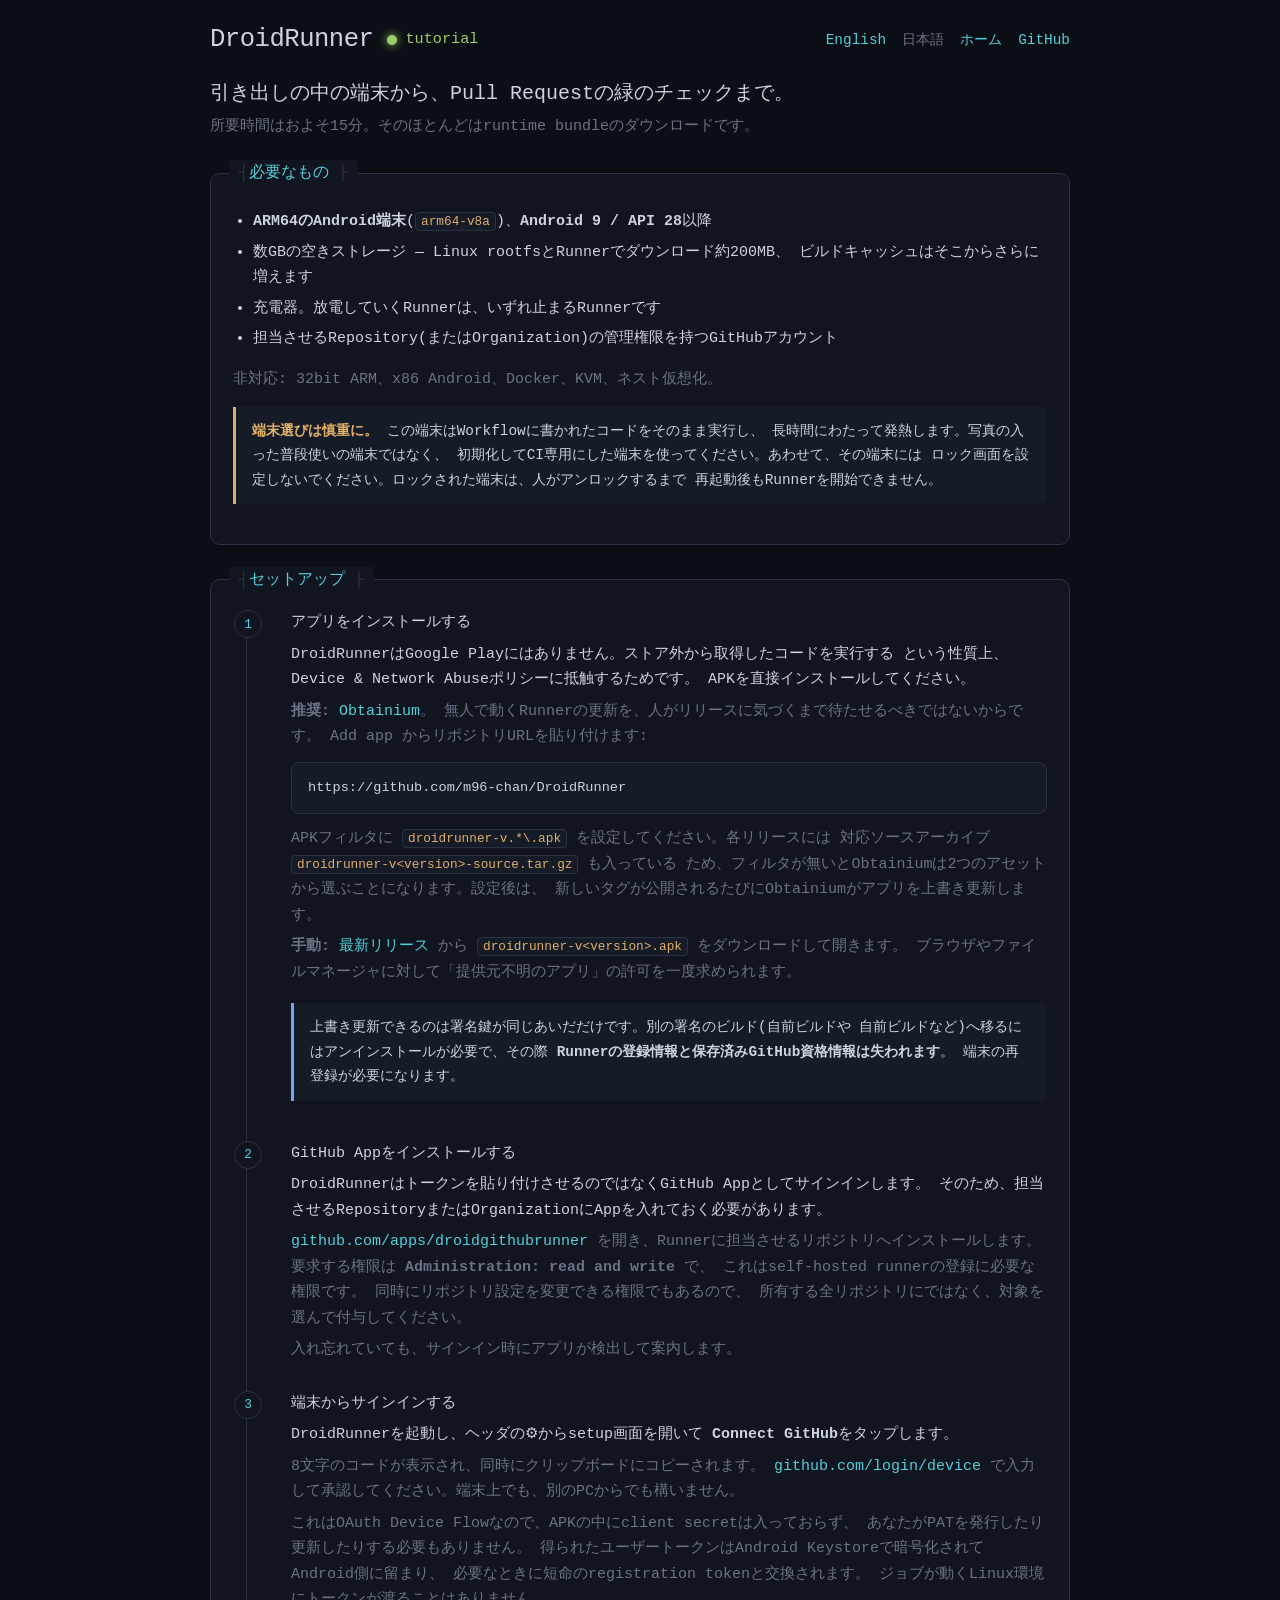
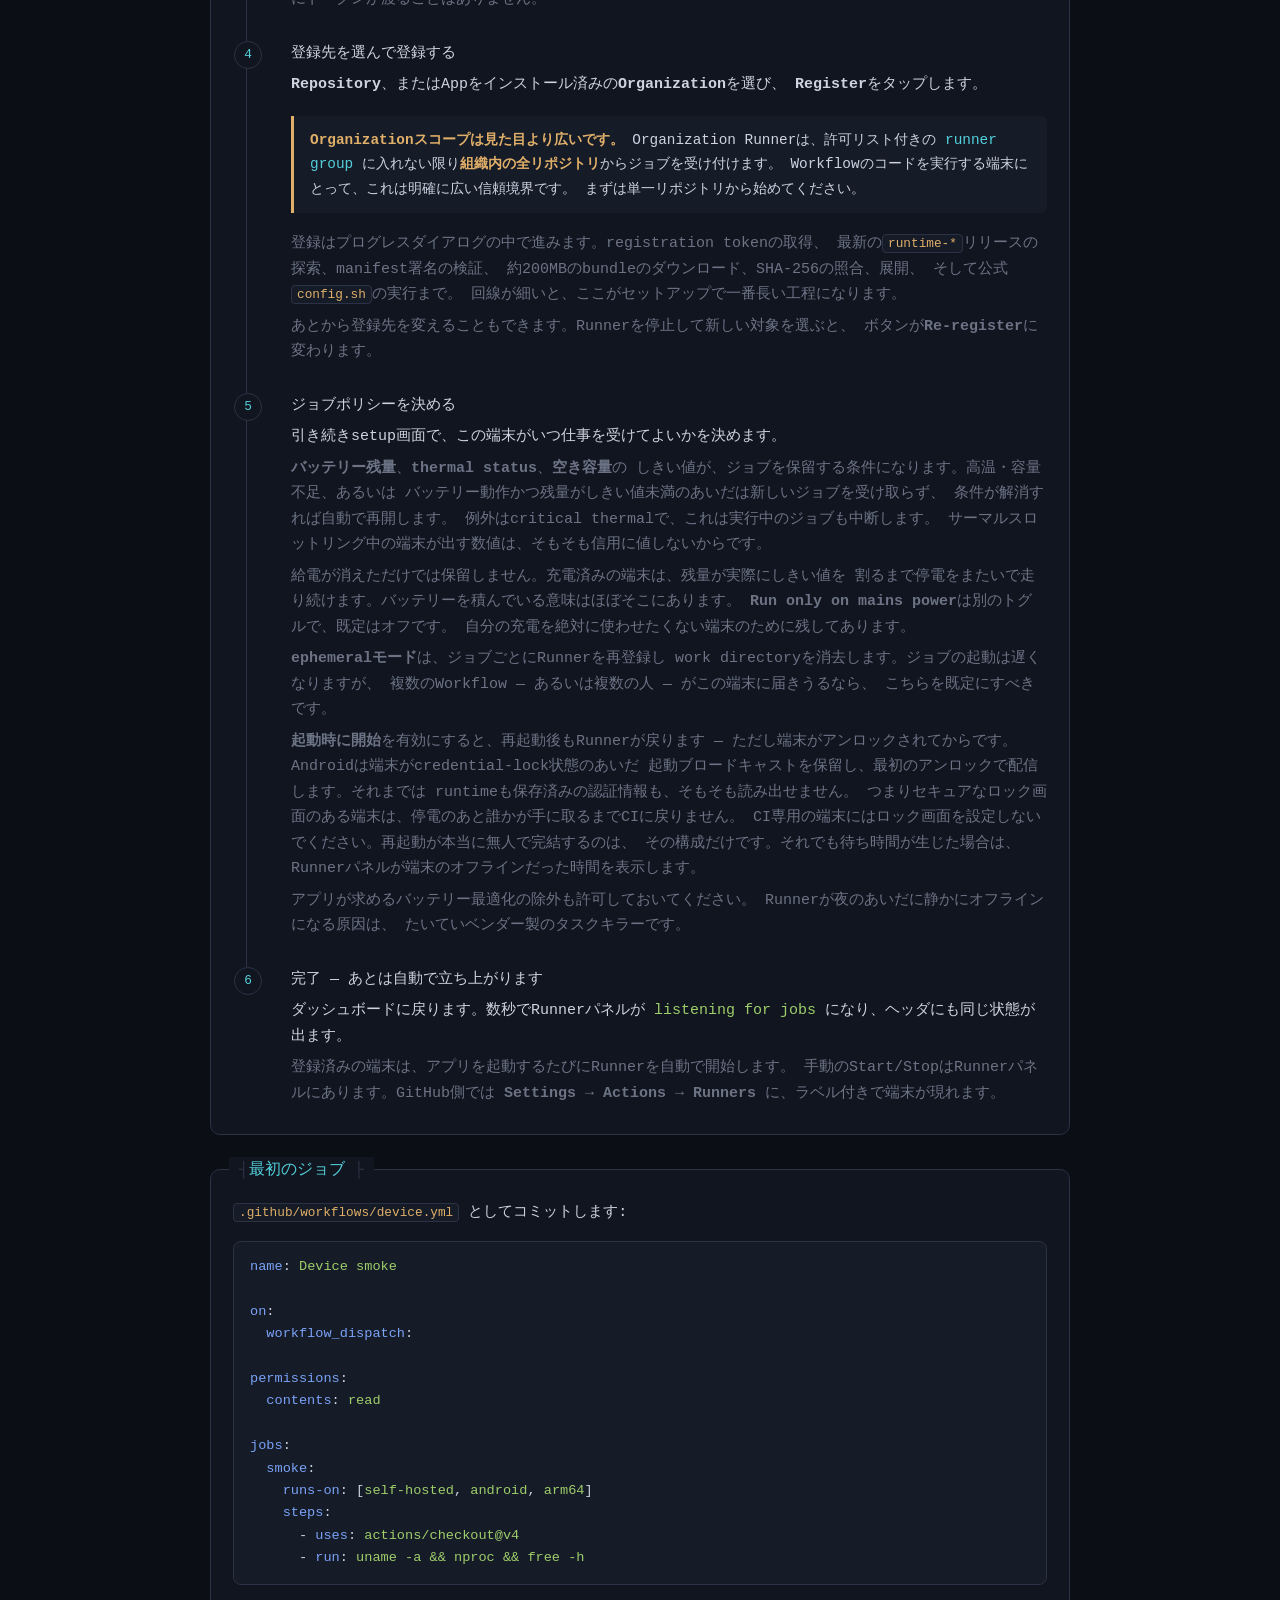
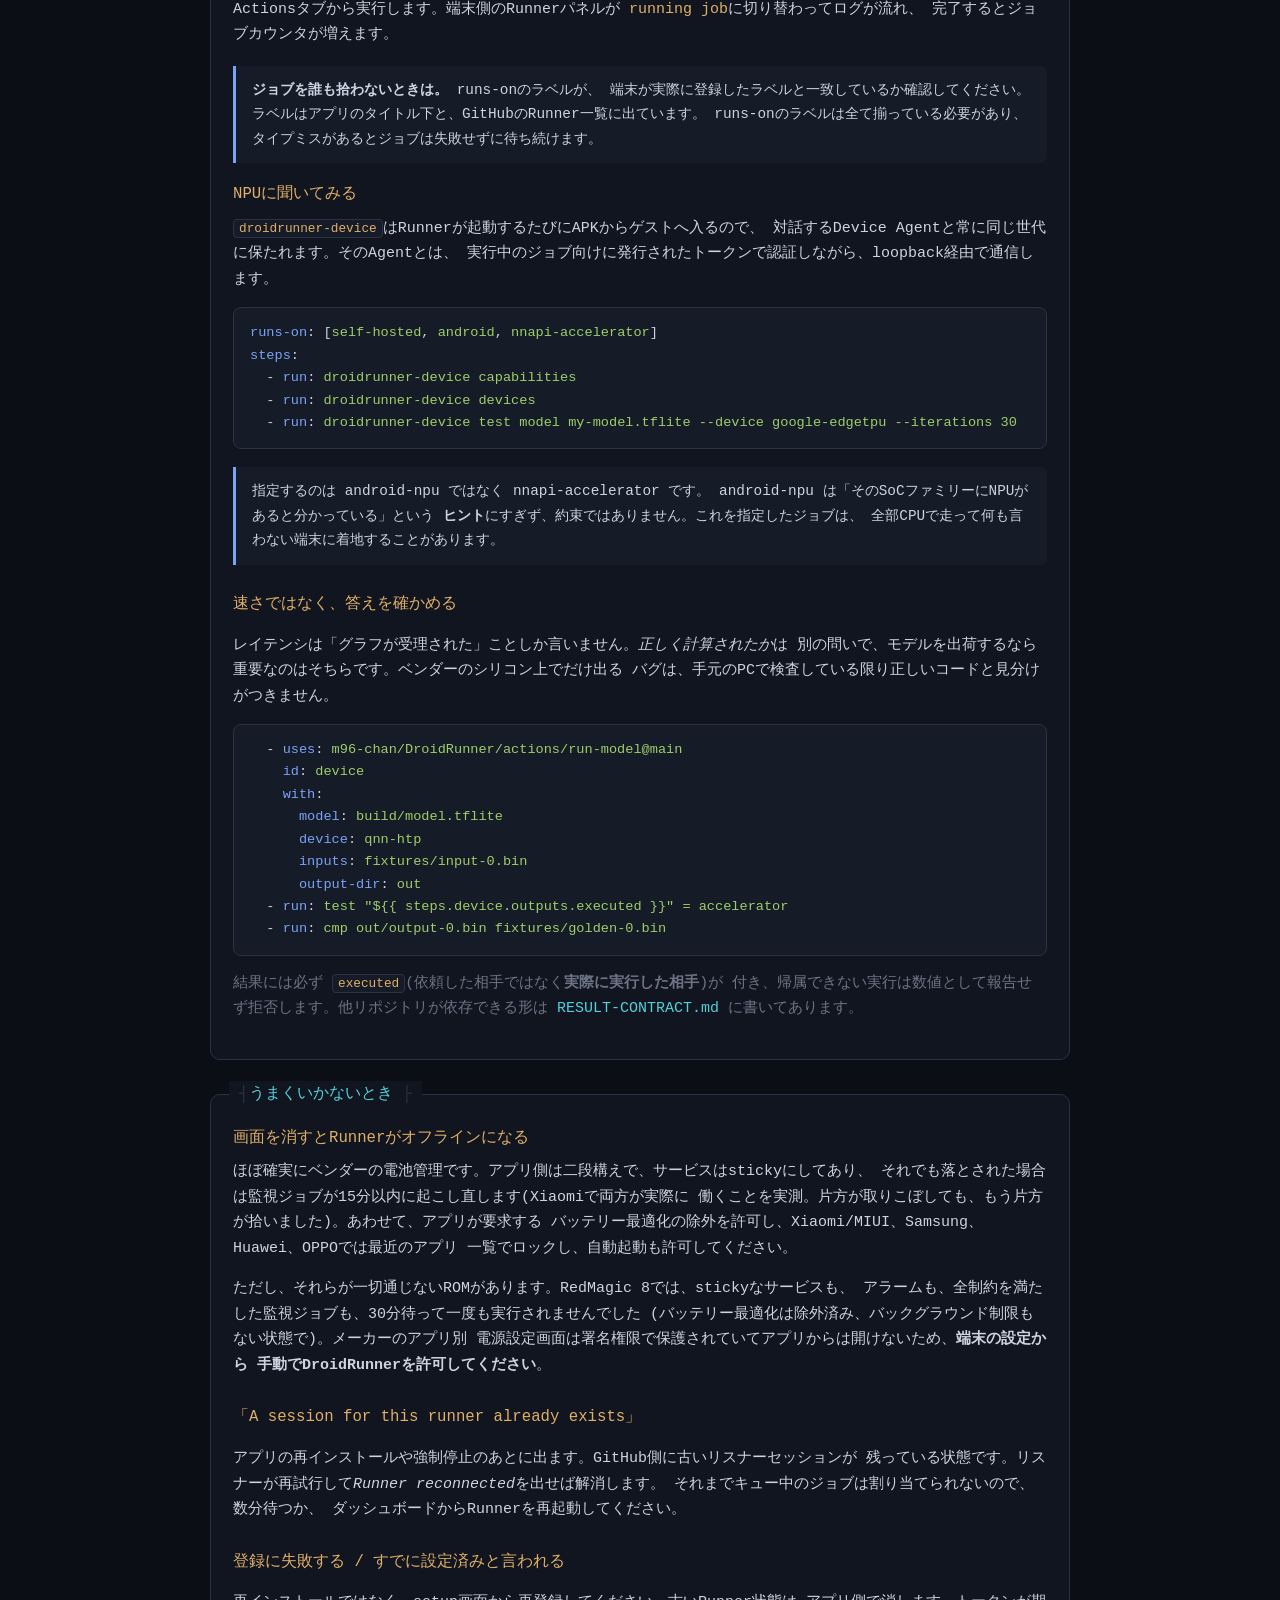
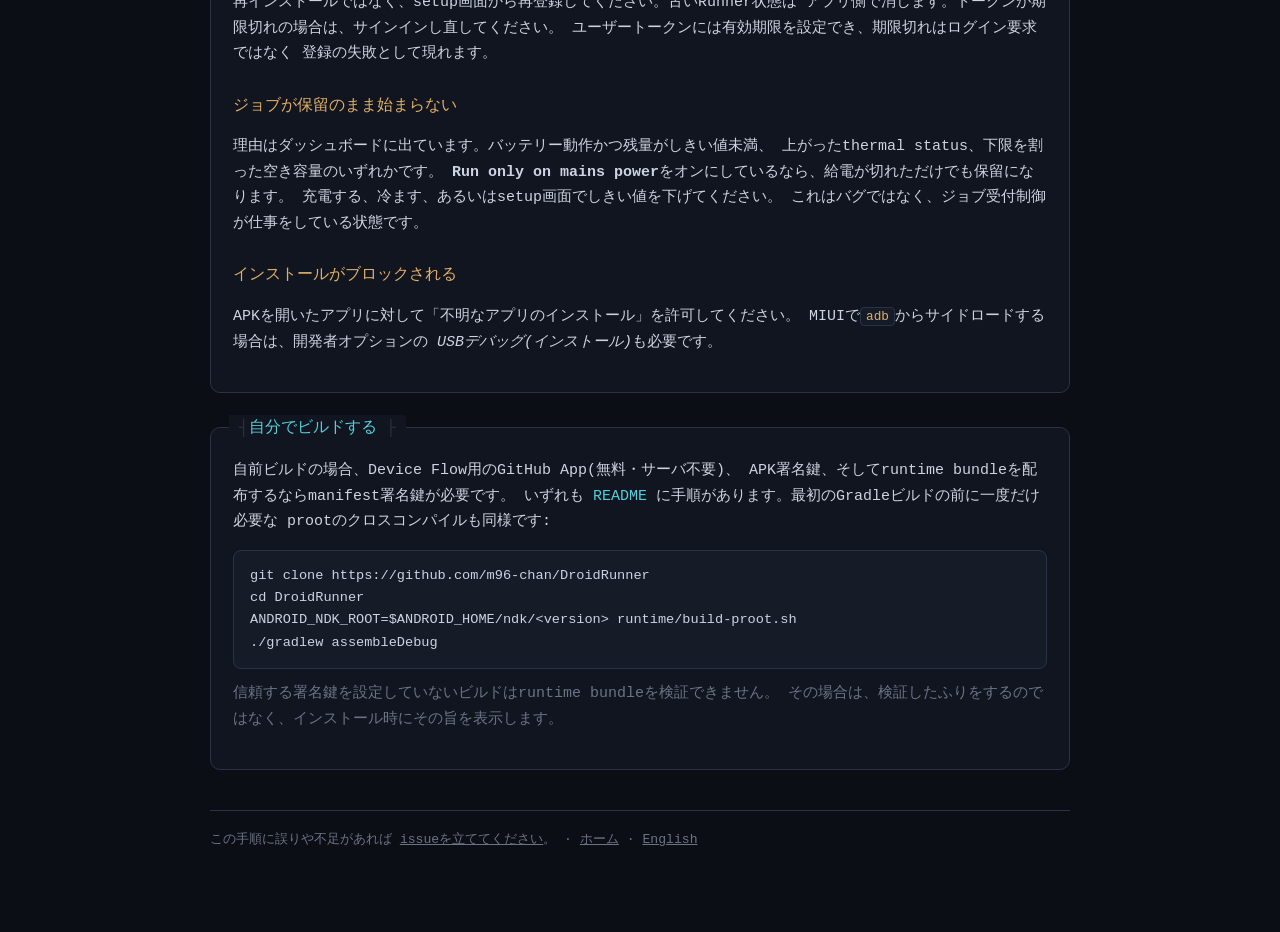
<file: site/ja/tutorial.html>
<!doctype html>
<html lang="ja">
<head>
<meta charset="utf-8">
<meta name="viewport" content="width=device-width, initial-scale=1">
<title>チュートリアル — DroidRunner</title>
<meta name="description" content="DroidRunnerでAndroid端末をGitHub Actionsのself-hosted runnerにする手順。インストール、サインイン、登録、最初のジョブまで。">
<meta name="theme-color" content="#0b0e14">
<link rel="icon" href="../assets/favicon-32.png" sizes="32x32">
<link rel="icon" href="../assets/icon-192.png" sizes="192x192">
<link rel="apple-touch-icon" href="../assets/apple-touch-icon.png">
<link rel="stylesheet" href="../assets/style.css">
</head>
<body>
<div class="wrap">

<header class="topbar">
  <div class="brand"><a href="./">DroidRunner</a></div>
  <div class="status"><span class="dot"></span>tutorial</div>
  <div class="spacer"></div>
  <nav class="navlinks">
    <a href="../tutorial.html">English</a>
    <span class="here">日本語</span>
    <a href="./">ホーム</a>
    <a href="https://github.com/m96-chan/DroidRunner">GitHub</a>
  </nav>
</header>

<p class="tagline">引き出しの中の端末から、Pull Requestの緑のチェックまで。</p>
<p class="sub">所要時間はおよそ15分。そのほとんどはruntime bundleのダウンロードです。</p>

<section class="panel">
  <h2>必要なもの</h2>
  <ul>
    <li><b>ARM64のAndroid端末</b>(<code>arm64-v8a</code>)、<b>Android 9 / API 28</b>以降</li>
    <li>数GBの空きストレージ — Linux rootfsとRunnerでダウンロード約200MB、
        ビルドキャッシュはそこからさらに増えます</li>
    <li>充電器。放電していくRunnerは、いずれ止まるRunnerです</li>
    <li>担当させるRepository(またはOrganization)の管理権限を持つGitHubアカウント</li>
  </ul>
  <p style="color:var(--dim)">
    非対応: 32bit ARM、x86 Android、Docker、KVM、ネスト仮想化。
  </p>
  <div class="note warn">
    <b>端末選びは慎重に。</b> この端末はWorkflowに書かれたコードをそのまま実行し、
    長時間にわたって発熱します。写真の入った普段使いの端末ではなく、
    初期化してCI専用にした端末を使ってください。あわせて、その端末には
    ロック画面を設定しないでください。ロックされた端末は、人がアンロックするまで
    再起動後もRunnerを開始できません。
  </div>
</section>

<section class="panel">
  <h2>セットアップ</h2>
  <ol class="steps">

    <li>
      <b>アプリをインストールする</b>
      <p class="lead">
        DroidRunnerはGoogle Playにはありません。ストア外から取得したコードを実行する
        という性質上、Device &amp; Network Abuseポリシーに抵触するためです。
        APKを直接インストールしてください。
      </p>
      <p>
        <b style="display:inline">推奨:</b>
        <a href="https://github.com/ImranR98/Obtainium">Obtainium</a>。
        無人で動くRunnerの更新を、人がリリースに気づくまで待たせるべきではないからです。
        Add app からリポジトリURLを貼り付けます:
      </p>
      <pre>https://github.com/m96-chan/DroidRunner</pre>
      <p>
        APKフィルタに <code>droidrunner-v.*\.apk</code> を設定してください。各リリースには
        対応ソースアーカイブ <code>droidrunner-v&lt;version&gt;-source.tar.gz</code> も入っている
        ため、フィルタが無いとObtainiumは2つのアセットから選ぶことになります。設定後は、
        新しいタグが公開されるたびにObtainiumがアプリを上書き更新します。
      </p>
      <p>
        <b style="display:inline">手動:</b>
        <a href="https://github.com/m96-chan/DroidRunner/releases/latest">最新リリース</a>
        から <code>droidrunner-v&lt;version&gt;.apk</code> をダウンロードして開きます。
        ブラウザやファイルマネージャに対して「提供元不明のアプリ」の許可を一度求められます。
      </p>
      <div class="note">
        上書き更新できるのは署名鍵が同じあいだだけです。別の署名のビルド(自前ビルドや
        自前ビルドなど)へ移るにはアンインストールが必要で、その際
        <b>Runnerの登録情報と保存済みGitHub資格情報は失われます</b>。
        端末の再登録が必要になります。
      </div>
    </li>

    <li>
      <b>GitHub Appをインストールする</b>
      <p class="lead">
        DroidRunnerはトークンを貼り付けさせるのではなくGitHub Appとしてサインインします。
        そのため、担当させるRepositoryまたはOrganizationにAppを入れておく必要があります。
      </p>
      <p>
        <a href="https://github.com/apps/droidgithubrunner">github.com/apps/droidgithubrunner</a>
        を開き、Runnerに担当させるリポジトリへインストールします。
        要求する権限は <b>Administration: read and write</b> で、
        これはself-hosted runnerの登録に必要な権限です。
        同時にリポジトリ設定を変更できる権限でもあるので、
        所有する全リポジトリにではなく、対象を選んで付与してください。
      </p>
      <p>
        入れ忘れていても、サインイン時にアプリが検出して案内します。
      </p>
    </li>

    <li>
      <b>端末からサインインする</b>
      <p class="lead">
        DroidRunnerを起動し、ヘッダの&#9881;からsetup画面を開いて
        <b>Connect GitHub</b>をタップします。
      </p>
      <p>
        8文字のコードが表示され、同時にクリップボードにコピーされます。
        <a href="https://github.com/login/device">github.com/login/device</a>
        で入力して承認してください。端末上でも、別のPCからでも構いません。
      </p>
      <p>
        これはOAuth Device Flowなので、APKの中にclient secretは入っておらず、
        あなたがPATを発行したり更新したりする必要もありません。
        得られたユーザートークンはAndroid Keystoreで暗号化されてAndroid側に留まり、
        必要なときに短命のregistration tokenと交換されます。
        ジョブが動くLinux環境にトークンが渡ることはありません。
      </p>
    </li>

    <li>
      <b>登録先を選んで登録する</b>
      <p class="lead">
        <b>Repository</b>、またはAppをインストール済みの<b>Organization</b>を選び、
        <b>Register</b>をタップします。
      </p>
      <div class="note warn">
        <b>Organizationスコープは見た目より広いです。</b>
        Organization Runnerは、許可リスト付きの
        <a href="https://docs.github.com/en/actions/hosting-your-own-runners/managing-self-hosted-runners/managing-access-to-self-hosted-runners-using-groups">runner group</a>
        に入れない限り<b>組織内の全リポジトリ</b>からジョブを受け付けます。
        Workflowのコードを実行する端末にとって、これは明確に広い信頼境界です。
        まずは単一リポジトリから始めてください。
      </div>
      <p>
        登録はプログレスダイアログの中で進みます。registration tokenの取得、
        最新の<code>runtime-*</code>リリースの探索、manifest署名の検証、
        約200MBのbundleのダウンロード、SHA-256の照合、展開、
        そして公式<code>config.sh</code>の実行まで。
        回線が細いと、ここがセットアップで一番長い工程になります。
      </p>
      <p>
        あとから登録先を変えることもできます。Runnerを停止して新しい対象を選ぶと、
        ボタンが<b>Re-register</b>に変わります。
      </p>
    </li>

    <li>
      <b>ジョブポリシーを決める</b>
      <p class="lead">
        引き続きsetup画面で、この端末がいつ仕事を受けてよいかを決めます。
      </p>
      <p>
        <b>バッテリー残量</b>、<b>thermal status</b>、<b>空き容量</b>の
        しきい値が、ジョブを保留する条件になります。高温・容量不足、あるいは
        バッテリー動作かつ残量がしきい値未満のあいだは新しいジョブを受け取らず、
        条件が解消すれば自動で再開します。
        例外はcritical thermalで、これは実行中のジョブも中断します。
        サーマルスロットリング中の端末が出す数値は、そもそも信用に値しないからです。
      </p>
      <p>
        給電が消えただけでは保留しません。充電済みの端末は、残量が実際にしきい値を
        割るまで停電をまたいで走り続けます。バッテリーを積んでいる意味はほぼそこにあります。
        <b>Run only on mains power</b>は別のトグルで、既定はオフです。
        自分の充電を絶対に使わせたくない端末のために残してあります。
      </p>
      <p>
        <b style="display:inline">ephemeralモード</b>は、ジョブごとにRunnerを再登録し
        work directoryを消去します。ジョブの起動は遅くなりますが、
        複数のWorkflow — あるいは複数の人 — がこの端末に届きうるなら、
        こちらを既定にすべきです。
      </p>
      <p>
        <b style="display:inline">起動時に開始</b>を有効にすると、再起動後もRunnerが戻ります —
        ただし端末がアンロックされてからです。Androidは端末がcredential-lock状態のあいだ
        起動ブロードキャストを保留し、最初のアンロックで配信します。それまでは
        runtimeも保存済みの認証情報も、そもそも読み出せません。
        つまりセキュアなロック画面のある端末は、停電のあと誰かが手に取るまでCIに戻りません。
        CI専用の端末にはロック画面を設定しないでください。再起動が本当に無人で完結するのは、
        その構成だけです。それでも待ち時間が生じた場合は、
        Runnerパネルが端末のオフラインだった時間を表示します。
      </p>
      <p>
        アプリが求めるバッテリー最適化の除外も許可しておいてください。
        Runnerが夜のあいだに静かにオフラインになる原因は、
        たいていベンダー製のタスクキラーです。
      </p>
    </li>

    <li>
      <b>完了 — あとは自動で立ち上がります</b>
      <p class="lead">
        ダッシュボードに戻ります。数秒でRunnerパネルが
        <span style="color:var(--green)">listening for jobs</span>
        になり、ヘッダにも同じ状態が出ます。
      </p>
      <p>
        登録済みの端末は、アプリを起動するたびにRunnerを自動で開始します。
        手動のStart/StopはRunnerパネルにあります。GitHub側では
        <b>Settings &rarr; Actions &rarr; Runners</b> に、ラベル付きで端末が現れます。
      </p>
    </li>

  </ol>
</section>

<section class="panel">
  <h2>最初のジョブ</h2>
  <p><code>.github/workflows/device.yml</code> としてコミットします:</p>
  <pre><span class="k">name</span>: <span class="s">Device smoke</span>

<span class="k">on</span>:
  <span class="k">workflow_dispatch</span>:

<span class="k">permissions</span>:
  <span class="k">contents</span>: <span class="s">read</span>

<span class="k">jobs</span>:
  <span class="k">smoke</span>:
    <span class="k">runs-on</span>: [<span class="s">self-hosted</span>, <span class="s">android</span>, <span class="s">arm64</span>]
    <span class="k">steps</span>:
      - <span class="k">uses</span>: <span class="s">actions/checkout@v4</span>
      - <span class="k">run</span>: <span class="s">uname -a &amp;&amp; nproc &amp;&amp; free -h</span></pre>
  <p>
    Actionsタブから実行します。端末側のRunnerパネルが
    <span style="color:var(--yellow)">running job</span>に切り替わってログが流れ、
    完了するとジョブカウンタが増えます。
  </p>
  <div class="note">
    <b>ジョブを誰も拾わないときは。</b> <code>runs-on</code>のラベルが、
    端末が実際に登録したラベルと一致しているか確認してください。
    ラベルはアプリのタイトル下と、GitHubのRunner一覧に出ています。
    <code>runs-on</code>のラベルは全て揃っている必要があり、
    タイプミスがあるとジョブは失敗せずに待ち続けます。
  </div>

  <h3>NPUに聞いてみる</h3>
  <p>
    <code>droidrunner-device</code>はRunnerが起動するたびにAPKからゲストへ入るので、
    対話するDevice Agentと常に同じ世代に保たれます。そのAgentとは、
    実行中のジョブ向けに発行されたトークンで認証しながら、loopback経由で通信します。
  </p>
  <pre><span class="k">runs-on</span>: [<span class="s">self-hosted</span>, <span class="s">android</span>, <span class="s">nnapi-accelerator</span>]
<span class="k">steps</span>:
  - <span class="k">run</span>: <span class="s">droidrunner-device capabilities</span>
  - <span class="k">run</span>: <span class="s">droidrunner-device devices</span>
  - <span class="k">run</span>: <span class="s">droidrunner-device test model my-model.tflite --device google-edgetpu --iterations 30</span></pre>
  <div class="note">
    指定するのは <code>android-npu</code> ではなく <code>nnapi-accelerator</code> です。
    <code>android-npu</code> は「そのSoCファミリーにNPUがあると分かっている」という
    <b>ヒント</b>にすぎず、約束ではありません。これを指定したジョブは、
    全部CPUで走って何も言わない端末に着地することがあります。
  </div>

  <h3>速さではなく、答えを確かめる</h3>
  <p>
    レイテンシは「グラフが受理された」ことしか言いません。<em>正しく計算されたか</em>は
    別の問いで、モデルを出荷するなら重要なのはそちらです。ベンダーのシリコン上でだけ出る
    バグは、手元のPCで検査している限り正しいコードと見分けがつきません。
  </p>
  <pre>  - <span class="k">uses</span>: <span class="s">m96-chan/DroidRunner/actions/run-model@main</span>
    <span class="k">id</span>: <span class="s">device</span>
    <span class="k">with</span>:
      <span class="k">model</span>: <span class="s">build/model.tflite</span>
      <span class="k">device</span>: <span class="s">qnn-htp</span>
      <span class="k">inputs</span>: <span class="s">fixtures/input-0.bin</span>
      <span class="k">output-dir</span>: <span class="s">out</span>
  - <span class="k">run</span>: <span class="s">test "${{ steps.device.outputs.executed }}" = accelerator</span>
  - <span class="k">run</span>: <span class="s">cmp out/output-0.bin fixtures/golden-0.bin</span></pre>
  <p style="color:var(--dim)">
    結果には必ず <code>executed</code>(依頼した相手ではなく<b>実際に実行した相手</b>)が
    付き、帰属できない実行は数値として報告せず拒否します。他リポジトリが依存できる形は
    <a href="https://github.com/m96-chan/DroidRunner/blob/main/docs/RESULT-CONTRACT.md">RESULT-CONTRACT.md</a>
    に書いてあります。
  </p>
</section>

<section class="panel">
  <h2>うまくいかないとき</h2>

  <h3>画面を消すとRunnerがオフラインになる</h3>
  <p>
    ほぼ確実にベンダーの電池管理です。アプリ側は二段構えで、サービスはstickyにしてあり、
    それでも落とされた場合は監視ジョブが15分以内に起こし直します(Xiaomiで両方が実際に
    働くことを実測。片方が取りこぼしても、もう片方が拾いました)。あわせて、アプリが要求する
    バッテリー最適化の除外を許可し、Xiaomi/MIUI、Samsung、Huawei、OPPOでは最近のアプリ
    一覧でロックし、自動起動も許可してください。
  </p>
  <p>
    ただし、それらが一切通じないROMがあります。RedMagic 8では、stickyなサービスも、
    アラームも、全制約を満たした監視ジョブも、30分待って一度も実行されませんでした
    (バッテリー最適化は除外済み、バックグラウンド制限もない状態で)。メーカーのアプリ別
    電源設定画面は署名権限で保護されていてアプリからは開けないため、<b>端末の設定から
    手動でDroidRunnerを許可してください</b>。
  </p>

  <h3>「A session for this runner already exists」</h3>
  <p>
    アプリの再インストールや強制停止のあとに出ます。GitHub側に古いリスナーセッションが
    残っている状態です。リスナーが再試行して<em>Runner reconnected</em>を出せば解消します。
    それまでキュー中のジョブは割り当てられないので、数分待つか、
    ダッシュボードからRunnerを再起動してください。
  </p>

  <h3>登録に失敗する / すでに設定済みと言われる</h3>
  <p>
    再インストールではなく、setup画面から再登録してください。古いRunner状態は
    アプリ側で消します。トークンが期限切れの場合は、サインインし直してください。
    ユーザートークンには有効期限を設定でき、期限切れはログイン要求ではなく
    登録の失敗として現れます。
  </p>

  <h3>ジョブが保留のまま始まらない</h3>
  <p>
    理由はダッシュボードに出ています。バッテリー動作かつ残量がしきい値未満、
    上がったthermal status、下限を割った空き容量のいずれかです。
    <b>Run only on mains power</b>をオンにしているなら、給電が切れただけでも保留になります。
    充電する、冷ます、あるいはsetup画面でしきい値を下げてください。
    これはバグではなく、ジョブ受付制御が仕事をしている状態です。
  </p>

  <h3>インストールがブロックされる</h3>
  <p>
    APKを開いたアプリに対して「不明なアプリのインストール」を許可してください。
    MIUIで<code>adb</code>からサイドロードする場合は、開発者オプションの
    <em>USBデバッグ(インストール)</em>も必要です。
  </p>
</section>

<section class="panel">
  <h2>自分でビルドする</h2>
  <p>
    自前ビルドの場合、Device Flow用のGitHub App(無料・サーバ不要)、
    APK署名鍵、そしてruntime bundleを配布するならmanifest署名鍵が必要です。
    いずれも
    <a href="https://github.com/m96-chan/DroidRunner/blob/main/README.ja.md#ビルド">README</a>
    に手順があります。最初のGradleビルドの前に一度だけ必要な
    prootのクロスコンパイルも同様です:
  </p>
  <pre>git clone https://github.com/m96-chan/DroidRunner
cd DroidRunner
ANDROID_NDK_ROOT=$ANDROID_HOME/ndk/&lt;version&gt; runtime/build-proot.sh
./gradlew assembleDebug</pre>
  <p style="color:var(--dim)">
    信頼する署名鍵を設定していないビルドはruntime bundleを検証できません。
    その場合は、検証したふりをするのではなく、インストール時にその旨を表示します。
  </p>
</section>

<footer>
  この手順に誤りや不足があれば
  <a href="https://github.com/m96-chan/DroidRunner/issues">issueを立ててください</a>。 &middot;
  <a href="./">ホーム</a> &middot;
  <a href="../tutorial.html">English</a>
</footer>

</div>
</body>
</html>
</file>
<file: site/assets/style.css>
/* DroidRunner site — the palette is the app's BtopColors, kept in sync by hand.
   Anything added here should look like it belongs on the dashboard screenshot. */
:root {
  --bg: #0b0e14;
  --panel: #11151f;
  --panel-inset: #161b28;
  --border: #2b3245;
  --text: #cdd3e0;
  --dim: #6b7385;
  --cyan: #52d0db;
  --green: #9ece6a;
  --yellow: #e0af68;
  --red: #f7768e;
  --magenta: #bb9af7;
  --blue: #7aa2f7;
  --mono: ui-monospace, "SFMono-Regular", "JetBrains Mono", "Cascadia Mono",
          Menlo, Consolas, "Liberation Mono", monospace;
}

* { box-sizing: border-box; }

body {
  margin: 0;
  background: var(--bg);
  color: var(--text);
  font-family: var(--mono);
  font-size: 15px;
  line-height: 1.7;
  -webkit-text-size-adjust: 100%;
}

.wrap { max-width: 900px; margin: 0 auto; padding: 0 20px 80px; }

a { color: var(--cyan); text-decoration: none; }
a:hover { text-decoration: underline; }

/* ---- top bar ---------------------------------------------------------- */
.topbar {
  display: flex; align-items: center; gap: 14px; flex-wrap: wrap;
  padding: 18px 0 6px;
}
.brand { font-size: 1.6rem; color: var(--text); letter-spacing: -0.5px; }
.brand a { color: inherit; }
.status {
  display: inline-flex; align-items: center; gap: 8px;
  color: var(--green); font-size: 0.95rem;
}
.dot {
  width: 10px; height: 10px; border-radius: 50%;
  background: var(--green); box-shadow: 0 0 10px var(--green);
  animation: pulse 2.4s ease-in-out infinite;
}
@keyframes pulse { 50% { opacity: 0.35; } }
@media (prefers-reduced-motion: reduce) { .dot { animation: none; } }
.topbar .spacer { flex: 1; }
.navlinks { display: flex; gap: 16px; font-size: 0.9rem; flex-wrap: wrap; }
.navlinks .here { color: var(--dim); }

.labels { color: var(--dim); font-size: 0.82rem; margin: 0 0 26px; word-break: break-word; }
.labels span { color: var(--magenta); }

/* ---- panels ----------------------------------------------------------- */
.panel {
  position: relative;
  border: 1px solid var(--border);
  border-radius: 10px;
  background: var(--panel);
  padding: 30px 22px 22px;
  margin: 34px 0;
}
.panel > h2, .panel > h1 {
  position: absolute; top: -0.85em; left: 18px;
  margin: 0; padding: 0 10px;
  background: var(--panel);
  color: var(--cyan);
  font-size: 1rem; font-weight: normal;
}
.panel > h2::before, .panel > h1::before { content: "\2524 "; color: var(--border); }
.panel > h2::after,  .panel > h1::after  { content: " \251c"; color: var(--border); }
.panel h3 { color: var(--yellow); font-size: 0.98rem; font-weight: normal; margin: 26px 0 8px; }
.panel > :first-of-type + * { margin-top: 0; }
.panel p:first-child, .panel h3:first-of-type { margin-top: 0; }

/* ---- hero ------------------------------------------------------------- */
.tagline { font-size: 1.25rem; line-height: 1.6; margin: 10px 0 4px; }
.tagline b { color: var(--green); font-weight: normal; }
.sub { color: var(--dim); margin: 0 0 24px; }

.cta { display: flex; gap: 12px; flex-wrap: wrap; margin: 22px 0 4px; }
.btn {
  border: 1px solid var(--border); border-radius: 24px;
  padding: 9px 22px; color: var(--cyan); background: transparent;
}
.btn:hover { background: var(--panel-inset); text-decoration: none; }
.btn.primary { border-color: var(--cyan); }
.btn.ghost { color: var(--dim); }

/* ---- boot log --------------------------------------------------------- */
.bootlog {
  border: 1px solid var(--border); border-radius: 10px;
  background: var(--panel-inset); padding: 16px 18px;
  font-size: 0.85rem; line-height: 1.9; overflow-x: auto; margin: 26px 0;
}
.bootlog .ok { color: var(--green); }
.bootlog .t  { color: var(--dim); }
.bootlog .v  { color: var(--yellow); }

/* ---- shot ------------------------------------------------------------- */
.shot { display: flex; gap: 26px; align-items: flex-start; flex-wrap: wrap; }
.shot img {
  width: 280px; max-width: 100%; border: 1px solid var(--border); border-radius: 12px;
}
.shot .legend { flex: 1; min-width: 250px; }
.shot .legend dt { color: var(--cyan); margin-top: 14px; }
.shot .legend dd { margin: 2px 0 0; color: var(--dim); }
.shot .legend dt:first-child { margin-top: 0; }

/* ---- grid of features -------------------------------------------------- */
.grid { display: grid; gap: 18px 26px; grid-template-columns: repeat(auto-fit, minmax(240px, 1fr)); }
.grid h4 { margin: 0 0 4px; font-size: 0.95rem; font-weight: normal; color: var(--green); }
.grid p { margin: 0; color: var(--dim); font-size: 0.9rem; }

/* ---- code -------------------------------------------------------------- */
pre {
  background: var(--panel-inset); border: 1px solid var(--border); border-radius: 8px;
  padding: 14px 16px; overflow-x: auto; font-size: 0.85rem; line-height: 1.65;
  margin: 12px 0;
}
code { font-family: var(--mono); }
p code, li code, td code, dd code {
  background: var(--panel-inset); border: 1px solid var(--border); border-radius: 4px;
  padding: 1px 5px; font-size: 0.85em; color: var(--yellow);
}
pre .k { color: var(--blue); }
pre .s { color: var(--green); }
pre .c { color: var(--dim); }
pre .p { color: var(--magenta); }

/* ---- steps -------------------------------------------------------------- */
ol.steps { list-style: none; counter-reset: step; padding: 0; margin: 0; }
ol.steps > li {
  counter-increment: step; position: relative;
  padding: 0 0 22px 44px; border-left: 1px solid var(--border);
  margin-left: 13px;
}
ol.steps > li:last-child { border-left-color: transparent; padding-bottom: 0; }
ol.steps > li::before {
  content: counter(step);
  position: absolute; left: -13px; top: 0;
  width: 26px; height: 26px; border-radius: 50%;
  border: 1px solid var(--border); background: var(--panel);
  color: var(--cyan); font-size: 0.8rem;
  display: flex; align-items: center; justify-content: center;
}
ol.steps > li > b { color: var(--text); font-weight: normal; display: block; margin-bottom: 4px; }
ol.steps p { margin: 6px 0; color: var(--dim); }
ol.steps p.lead { color: var(--text); }

/* ---- callouts ----------------------------------------------------------- */
.note {
  border-left: 3px solid var(--blue); background: var(--panel-inset);
  padding: 12px 16px; margin: 18px 0; border-radius: 0 6px 6px 0; font-size: 0.9rem;
}
.note.warn { border-left-color: var(--yellow); }
.note.danger { border-left-color: var(--red); }
.note b { color: var(--text); }
.note.warn b { color: var(--yellow); }
.note.danger b { color: var(--red); }
.note :first-child { margin-top: 0; }
.note :last-child { margin-bottom: 0; }

/* ---- tables -------------------------------------------------------------- */
.scroll { overflow-x: auto; }
table { border-collapse: collapse; width: 100%; font-size: 0.88rem; }
th, td { text-align: left; padding: 7px 12px 7px 0; border-bottom: 1px solid var(--border); vertical-align: top; }
th { color: var(--dim); font-weight: normal; }
td.ok { color: var(--green); }
td.todo { color: var(--dim); }

/* ---- meter (decorative status bars) -------------------------------------- */
.meter { display: flex; align-items: center; gap: 10px; margin: 6px 0; font-size: 0.85rem; }
.meter .name { width: 220px; color: var(--dim); flex-shrink: 0; }
.meter .bar { flex: 1; height: 10px; border-radius: 5px; background: var(--panel-inset); overflow: hidden; min-width: 60px; }
.meter .bar i { display: block; height: 100%; background: var(--green); }
.meter .bar.part i { background: var(--yellow); }
.meter .bar.none i { background: var(--border); }
.meter .val { width: 105px; text-align: right; color: var(--dim); flex-shrink: 0; }

/* ---- footer -------------------------------------------------------------- */
footer { color: var(--dim); font-size: 0.82rem; border-top: 1px solid var(--border); padding-top: 18px; margin-top: 40px; }
footer a { color: var(--dim); text-decoration: underline; }

ul { padding-left: 20px; }
ul li { margin: 5px 0; }

@media (max-width: 560px) {
  body { font-size: 14px; }
  .panel { padding: 28px 15px 18px; }
  .meter .name { width: 130px; font-size: .8rem; }
}
</file>
